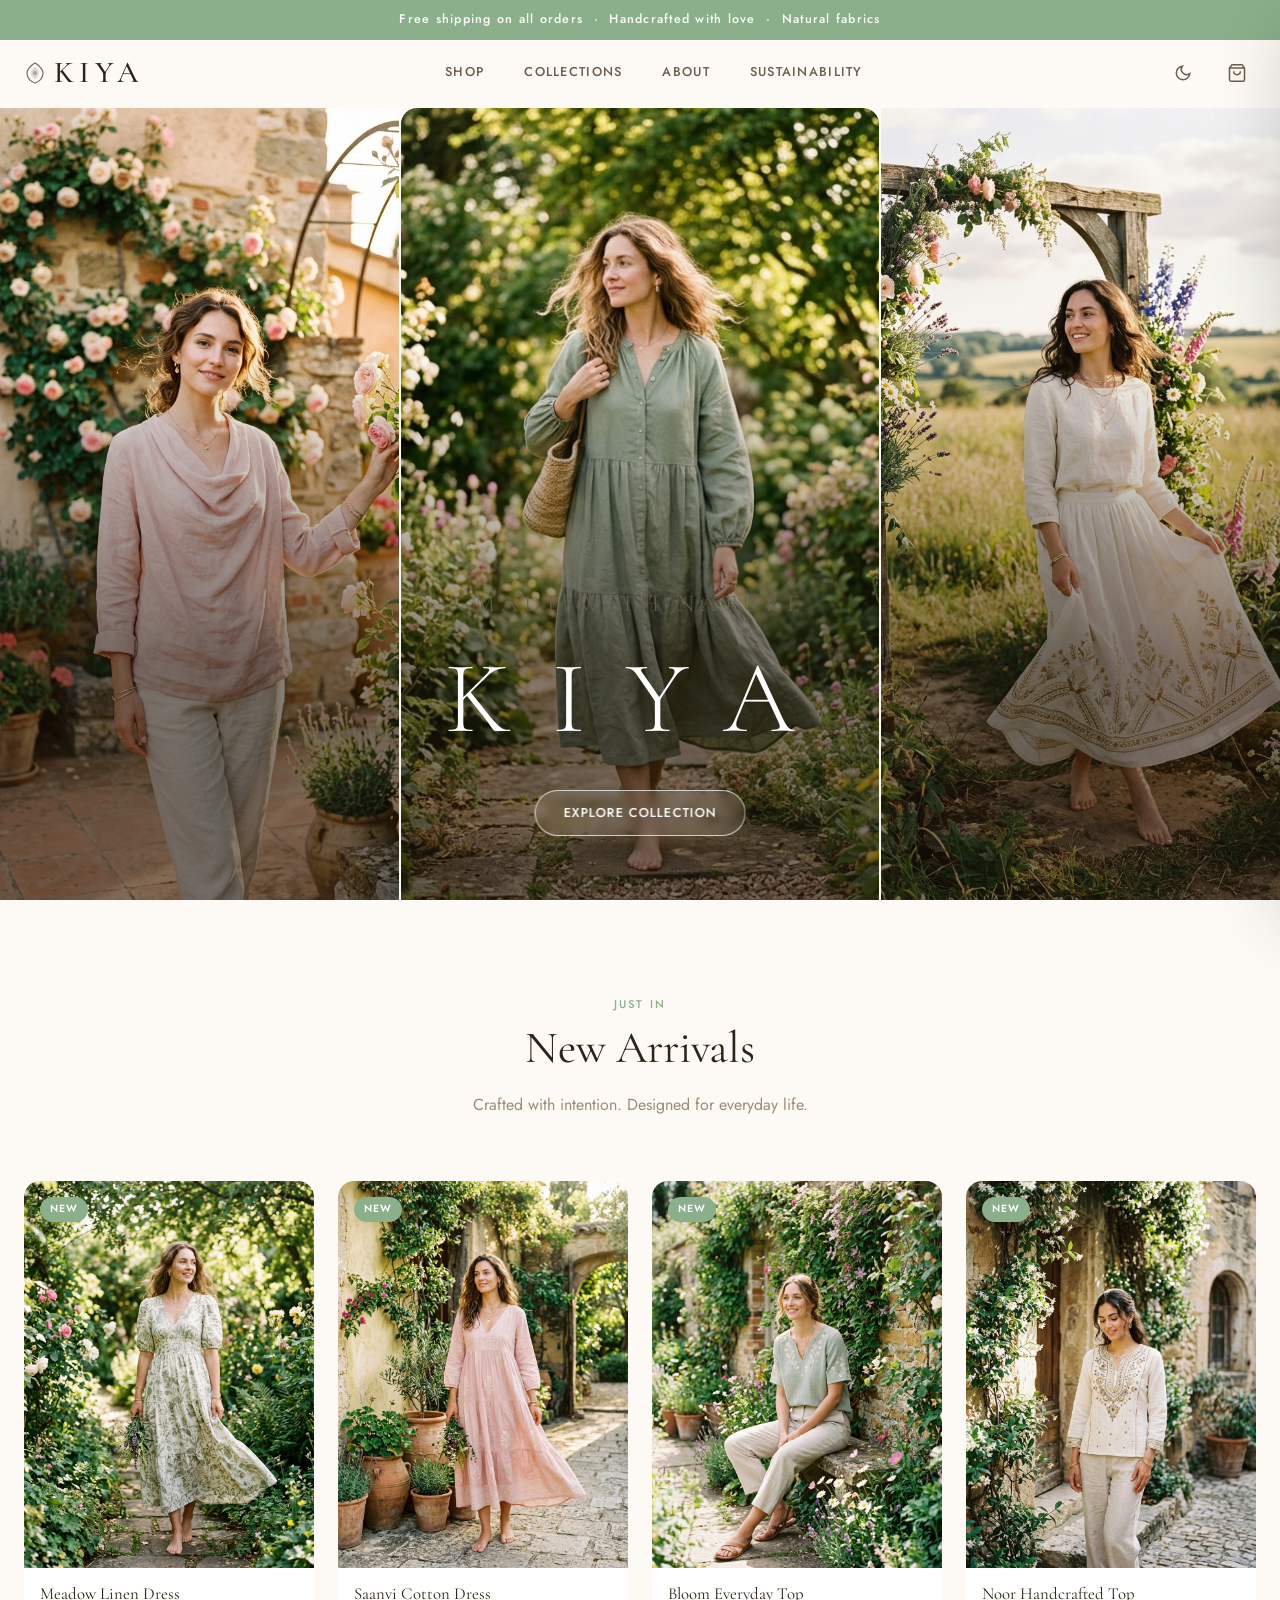
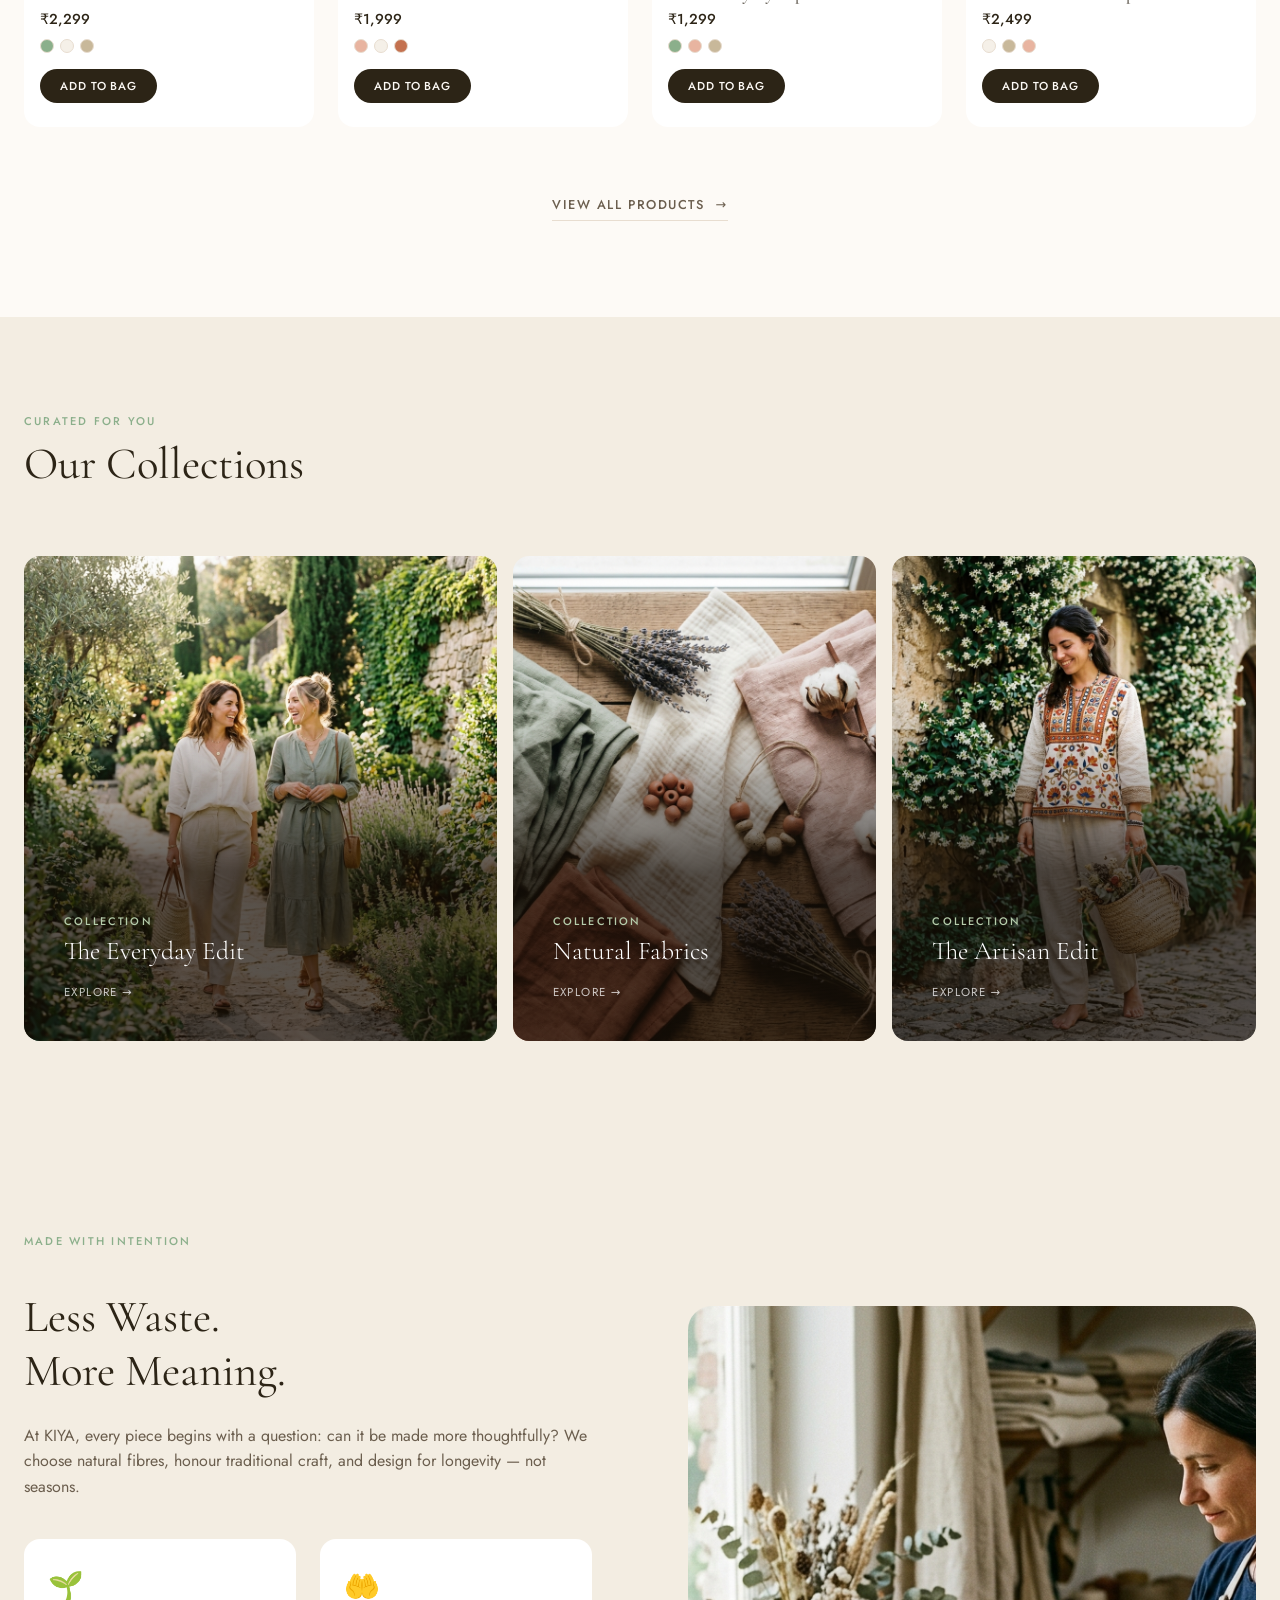
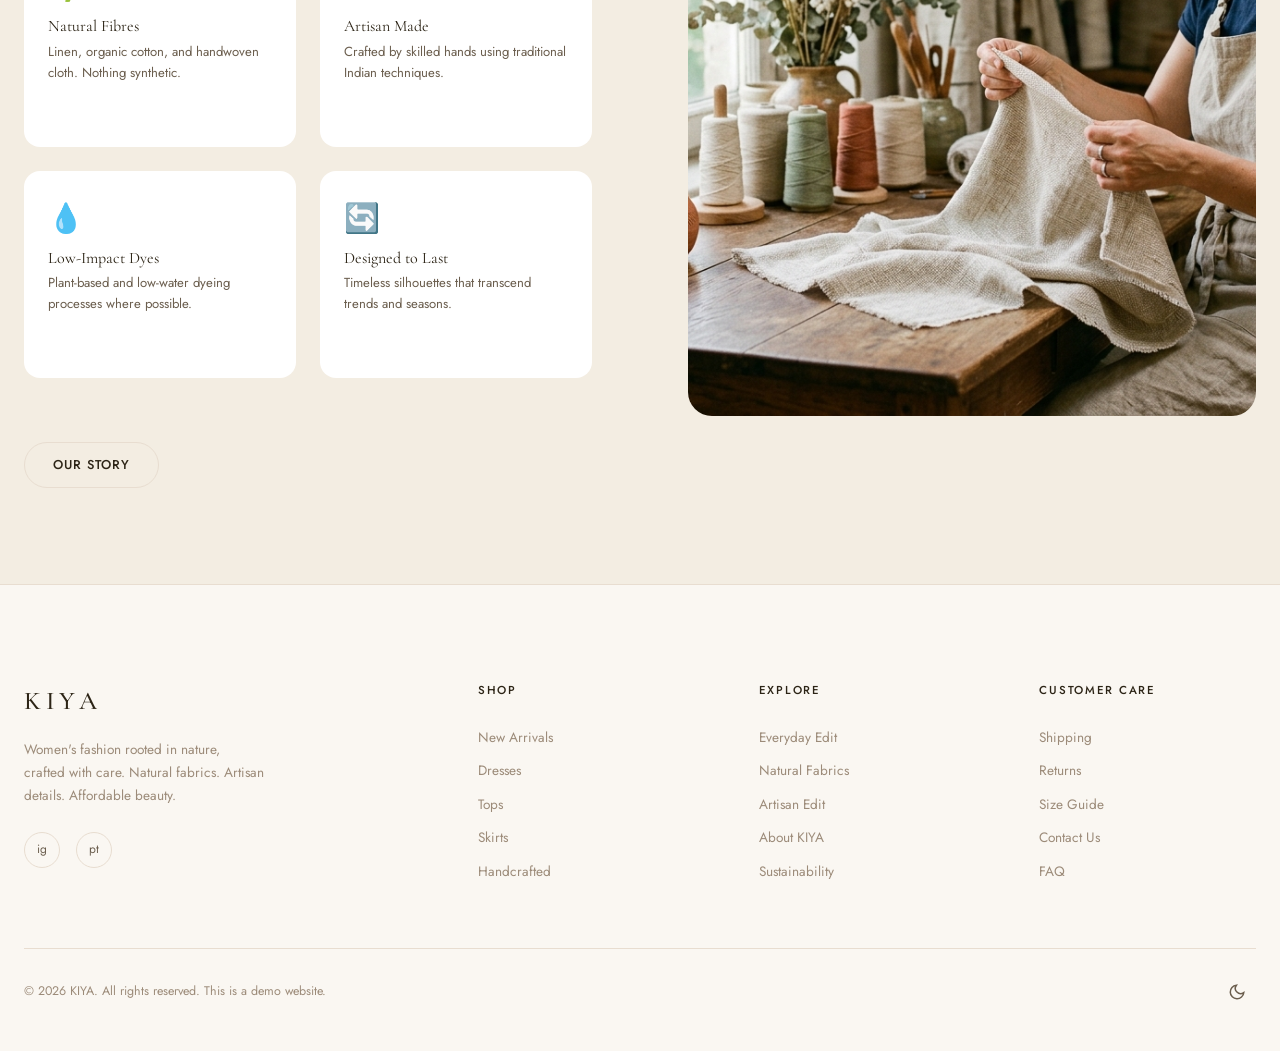
<file: index.html>
<!DOCTYPE html>
<html lang="en">
<head>
  <meta charset="UTF-8">
  <meta name="viewport" content="width=device-width, initial-scale=1.0">
  <title>KIYA — Made With Nature</title>
  <meta name="description" content="KIYA is a women's fashion boutique celebrating natural fabrics, artisan craftsmanship, and sustainable style. Linen, cotton, and handcrafted pieces from ₹999.">
  <link rel="stylesheet" href="css/style.css">
  <link rel="icon" href="data:image/svg+xml,<svg xmlns='http://www.w3.org/2000/svg' viewBox='0 0 100 100'><text y='.9em' font-size='90'>🌿</text></svg>">
</head>
<body>

<!-- Announcement Bar -->
<div class="announcement-bar">
  Free shipping on all orders &nbsp;·&nbsp; Handcrafted with love &nbsp;·&nbsp; Natural fabrics
</div>

<!-- Header -->
<header class="site-header">
  <div class="container header-inner">

    <a href="index.html" class="logo" aria-label="KIYA Home">
      <svg class="logo-motif" viewBox="0 0 22 22" fill="none" xmlns="http://www.w3.org/2000/svg" aria-hidden="true">
        <path d="M11 1C11 1 3 5.5 3 11C3 16.5 7 20 11 21C15 20 19 16.5 19 11C19 5.5 11 1 11 1Z" stroke="currentColor" stroke-width="1.2" fill="none"/>
        <path d="M11 5C11 5 7 8 7 11C7 14 9 16 11 17C13 16 15 14 15 11C15 8 11 5 11 5Z" fill="currentColor" opacity="0.25"/>
        <circle cx="11" cy="11" r="2" fill="currentColor" opacity="0.5"/>
      </svg>
      KIYA
    </a>

    <nav class="desktop-nav" aria-label="Main navigation">
      <a href="shop.html">Shop</a>
      <a href="shop.html?collection=everyday">Collections</a>
      <a href="about.html">About</a>
      <a href="about.html#sustainability">Sustainability</a>
    </nav>

    <div class="header-actions">
      <button class="icon-btn theme-toggle" aria-label="Toggle dark mode"></button>
      <a href="cart.html" class="icon-btn cart-btn" aria-label="Your bag">
        <svg viewBox="0 0 24 24" width="20" height="20" fill="none" stroke="currentColor" stroke-width="1.8">
          <path d="M6 2L3 6v14a2 2 0 002 2h14a2 2 0 002-2V6l-3-4z"/>
          <line x1="3" y1="6" x2="21" y2="6"/>
          <path d="M16 10a4 4 0 01-8 0"/>
        </svg>
        <span class="cart-badge" style="display:none">0</span>
      </a>
      <button class="icon-btn burger-btn" aria-label="Open menu" aria-expanded="false">
        <svg viewBox="0 0 24 24" width="20" height="20" fill="none" stroke="currentColor" stroke-width="2">
          <line x1="3" y1="6" x2="21" y2="6"/>
          <line x1="3" y1="12" x2="21" y2="12"/>
          <line x1="3" y1="18" x2="21" y2="18"/>
        </svg>
      </button>
    </div>

  </div>
</header>

<!-- Mobile Nav -->
<nav id="mobile-nav" aria-label="Mobile navigation">
  <div class="mobile-nav-header">
    <a href="index.html" class="logo">KIYA</a>
    <button class="mobile-nav-close" aria-label="Close menu">&times;</button>
  </div>
  <div class="mobile-nav-links">
    <a href="shop.html">Shop</a>
    <a href="shop.html">Collections</a>
    <a href="about.html">About</a>
    <a href="about.html#sustainability">Sustainability</a>
    <a href="cart.html">Your Bag</a>
  </div>
  <div class="mobile-nav-footer">
    <button class="icon-btn theme-toggle" aria-label="Toggle dark mode"></button>
  </div>
</nav>

<!-- Cart Drawer -->
<div id="drawer-overlay"></div>
<div id="cart-drawer" role="dialog" aria-label="Your shopping bag">
  <div class="cart-drawer-header">
    <h2 class="cart-drawer-title">Your Bag</h2>
    <button class="cart-drawer-close" aria-label="Close cart">&times;</button>
  </div>
  <div class="cart-drawer-body"></div>
  <div class="cart-drawer-footer">
    <div class="cart-total-row">
      <span class="cart-total-label">Subtotal</span>
      <span class="cart-total-amount">₹0</span>
    </div>
    <p style="font-size:0.75rem;color:var(--text-light);margin-bottom:12px;">Shipping calculated at checkout</p>
    <div class="cart-actions">
      <a href="cart.html" class="btn btn-primary" onclick="closeCartDrawer()">View Bag & Checkout</a>
      <button class="btn btn-outline" onclick="closeCartDrawer()">Continue Shopping</button>
    </div>
  </div>
</div>

<!-- ═══════════════ HERO ═══════════════ -->
<section class="hero-section" id="hero-section" aria-label="Hero">

  <div class="hero-panel">
    <img src="images/hero/hero-2.jpg" alt="Model in blush linen top in garden courtyard" loading="eager">
    <div class="hero-panel-overlay"></div>
  </div>

  <div class="hero-panel">
    <img src="images/hero/hero-1.jpg" alt="Model in sage green linen dress in sunlit garden" loading="eager">
    <div class="hero-panel-overlay"></div>
    <div class="hero-center-content">
      <p class="hero-tagline">Made With Nature</p>
      <h1 class="hero-brand">KIYA</h1>
      <a href="shop.html" class="btn btn-outline-light">Explore Collection</a>
    </div>
  </div>

  <div class="hero-panel">
    <img src="images/hero/hero-3.jpg" alt="Model in embroidered ivory skirt in wildflower meadow" loading="eager">
    <div class="hero-panel-overlay"></div>
  </div>

</section>

<!-- ═══════════════ NEW ARRIVALS ═══════════════ -->
<section class="section">
  <div class="container">
    <div class="section-header text-center reveal">
      <p class="section-eyebrow">Just In</p>
      <h2 class="section-title">New Arrivals</h2>
      <p class="section-subtitle">Crafted with intention. Designed for everyday life.</p>
    </div>
    <div class="products-grid" id="new-arrivals-grid">
      <!-- Populated by app.js -->
    </div>
    <div class="view-all-wrap">
      <a href="shop.html" class="view-all-link">View All Products &nbsp;→</a>
    </div>
  </div>
</section>

<!-- ═══════════════ COLLECTIONS ═══════════════ -->
<section class="section section-alt" style="background:var(--bg-alt);transition:background var(--t-slow) var(--ease);">
  <div class="container">
    <div class="section-header reveal">
      <p class="section-eyebrow">Curated For You</p>
      <h2 class="section-title">Our Collections</h2>
    </div>
    <div class="collections-grid">

      <div class="collection-card reveal" onclick="window.location='shop.html?collection=everyday'">
        <img src="images/collection-everyday.jpg" alt="The Everyday Edit — women in natural linen outfits" loading="lazy">
        <div class="collection-card-overlay">
          <p class="collection-card-label">Collection</p>
          <h3 class="collection-card-name">The Everyday Edit</h3>
          <span class="collection-card-link">Explore →</span>
        </div>
      </div>

      <div class="collection-card reveal" style="transition-delay:.1s" onclick="window.location='shop.html?collection=natural'">
        <img src="images/collection-natural.jpg" alt="Natural Fabrics — linen and cotton textiles" loading="lazy">
        <div class="collection-card-overlay">
          <p class="collection-card-label">Collection</p>
          <h3 class="collection-card-name">Natural Fabrics</h3>
          <span class="collection-card-link">Explore →</span>
        </div>
      </div>

      <div class="collection-card reveal" style="transition-delay:.2s" onclick="window.location='shop.html?collection=artisan'">
        <img src="images/collection-artisan.jpg" alt="The Artisan Edit — handcrafted embroidered pieces" loading="lazy">
        <div class="collection-card-overlay">
          <p class="collection-card-label">Collection</p>
          <h3 class="collection-card-name">The Artisan Edit</h3>
          <span class="collection-card-link">Explore →</span>
        </div>
      </div>

    </div>
  </div>
</section>

<!-- ═══════════════ SUSTAINABILITY ═══════════════ -->
<section class="section sustainability-section" id="sustainability">
  <div class="container">
    <div class="sustainability-inner">
      <div class="sustainability-content reveal">
        <p class="section-eyebrow">Made With Intention</p>
        <h2 class="section-title">Less Waste.<br>More Meaning.</h2>
        <p>At KIYA, every piece begins with a question: can it be made more thoughtfully? We choose natural fibres, honour traditional craft, and design for longevity — not seasons.</p>
        <div class="sustain-pillars">
          <div class="sustain-pillar">
            <div class="sustain-pillar-icon">🌱</div>
            <h4>Natural Fibres</h4>
            <p>Linen, organic cotton, and handwoven cloth. Nothing synthetic.</p>
          </div>
          <div class="sustain-pillar">
            <div class="sustain-pillar-icon">🤲</div>
            <h4>Artisan Made</h4>
            <p>Crafted by skilled hands using traditional Indian techniques.</p>
          </div>
          <div class="sustain-pillar">
            <div class="sustain-pillar-icon">💧</div>
            <h4>Low-Impact Dyes</h4>
            <p>Plant-based and low-water dyeing processes where possible.</p>
          </div>
          <div class="sustain-pillar">
            <div class="sustain-pillar-icon">🔄</div>
            <h4>Designed to Last</h4>
            <p>Timeless silhouettes that transcend trends and seasons.</p>
          </div>
        </div>
        <div style="margin-top:var(--space-2xl)">
          <a href="about.html#sustainability" class="btn btn-outline">Our Story</a>
        </div>
      </div>
      <div class="sustainability-image reveal" style="transition-delay:.15s">
        <img src="images/about.jpg" alt="Artisan examining handwoven linen fabric">
      </div>
    </div>
  </div>
</section>

<!-- ═══════════════ FOOTER ═══════════════ -->
<footer class="site-footer">
  <div class="container">
    <div class="footer-grid">

      <div class="footer-brand">
        <a href="index.html" class="logo">KIYA</a>
        <p class="footer-tagline">Women's fashion rooted in nature, crafted with care. Natural fabrics. Artisan details. Affordable beauty.</p>
        <div class="footer-social">
          <a href="#" class="social-link" aria-label="Instagram">ig</a>
          <a href="#" class="social-link" aria-label="Pinterest">pt</a>
        </div>
      </div>

      <div class="footer-col">
        <h5>Shop</h5>
        <ul>
          <li><a href="shop.html">New Arrivals</a></li>
          <li><a href="shop.html?category=Dresses">Dresses</a></li>
          <li><a href="shop.html?category=Tops">Tops</a></li>
          <li><a href="shop.html?category=Skirts">Skirts</a></li>
          <li><a href="shop.html?category=Handcrafted">Handcrafted</a></li>
        </ul>
      </div>

      <div class="footer-col">
        <h5>Explore</h5>
        <ul>
          <li><a href="shop.html?collection=everyday">Everyday Edit</a></li>
          <li><a href="shop.html?collection=natural">Natural Fabrics</a></li>
          <li><a href="shop.html?collection=artisan">Artisan Edit</a></li>
          <li><a href="about.html">About KIYA</a></li>
          <li><a href="about.html#sustainability">Sustainability</a></li>
        </ul>
      </div>

      <div class="footer-col">
        <h5>Customer Care</h5>
        <ul>
          <li><a href="#">Shipping</a></li>
          <li><a href="#">Returns</a></li>
          <li><a href="#">Size Guide</a></li>
          <li><a href="#">Contact Us</a></li>
          <li><a href="#">FAQ</a></li>
        </ul>
      </div>

    </div>

    <div class="footer-bottom">
      <p class="footer-copy">© 2026 KIYA. All rights reserved. This is a demo website.</p>
      <div class="flex gap-md">
        <button class="icon-btn theme-toggle" aria-label="Toggle dark mode"></button>
      </div>
    </div>
  </div>
</footer>

<!-- Scripts -->
<script src="js/products.js"></script>
<script src="js/cart.js"></script>
<script src="js/app.js"></script>

</body>
</html>
</file>
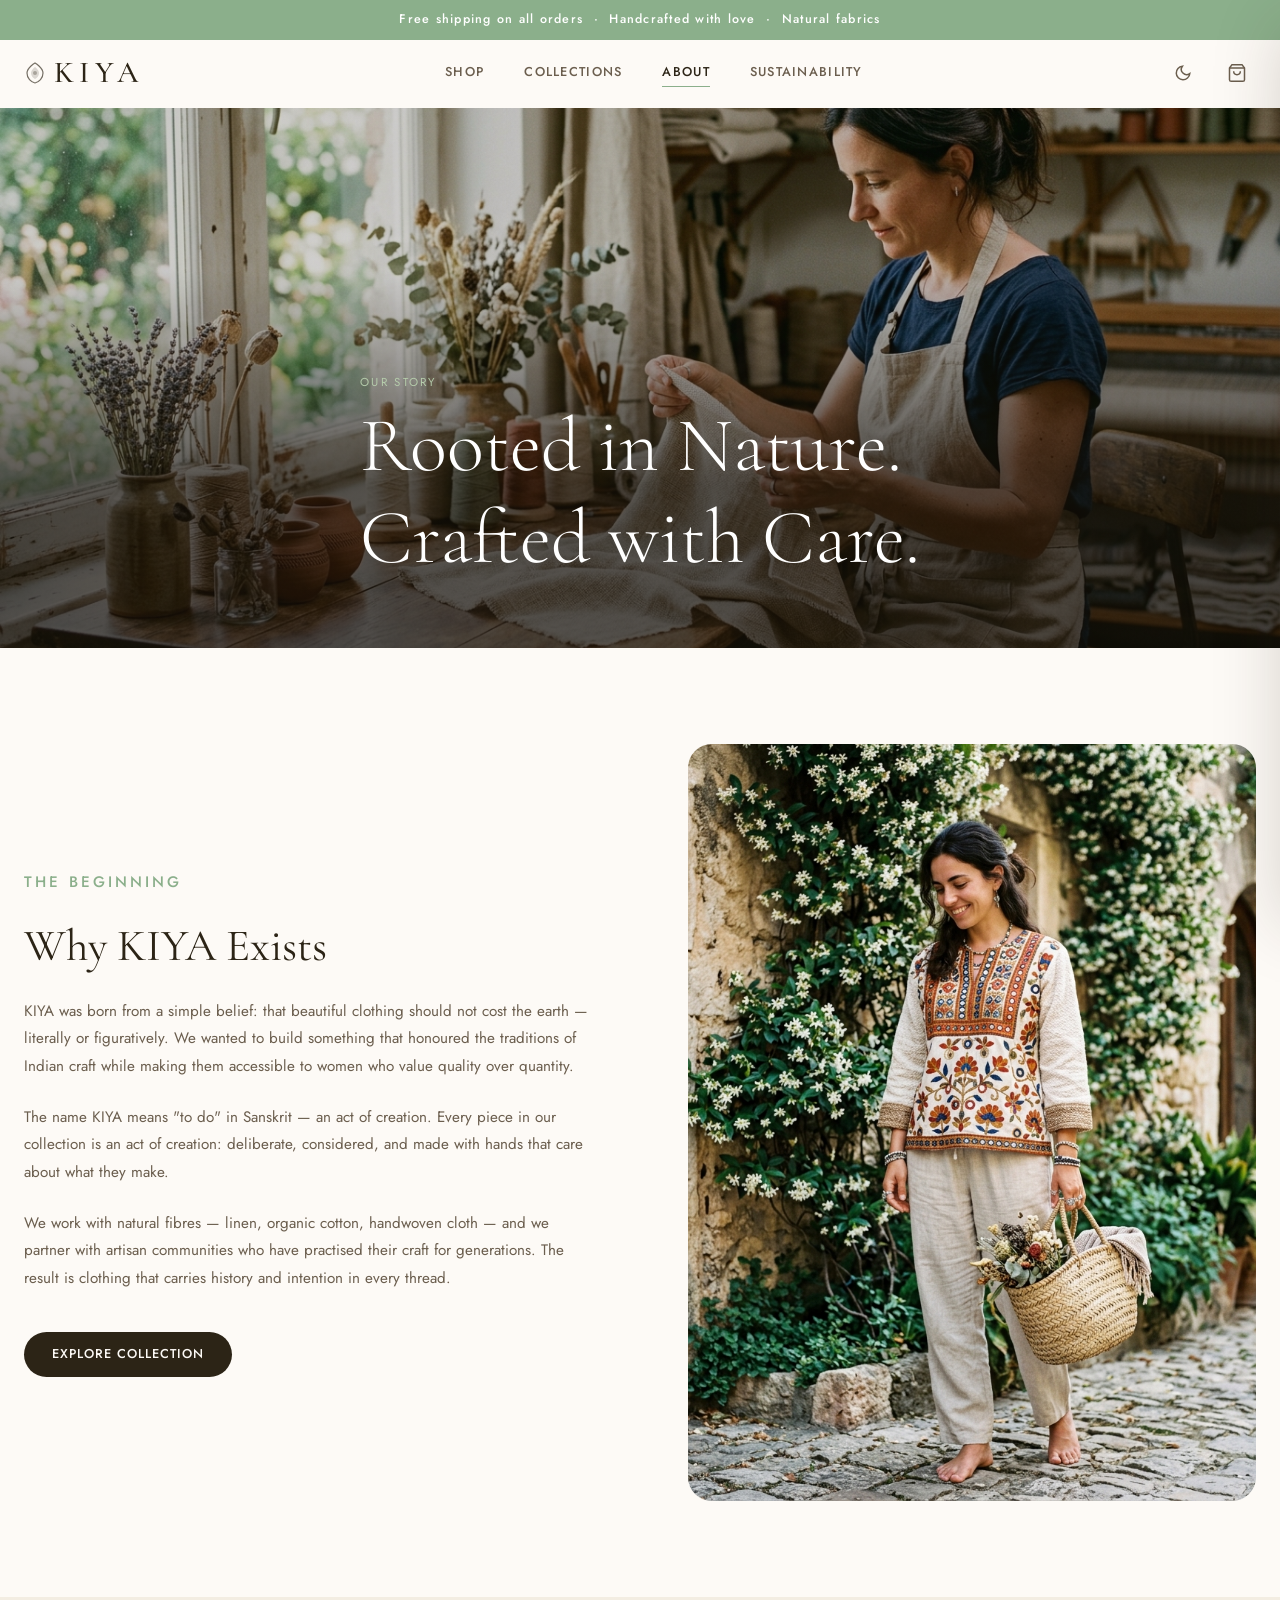
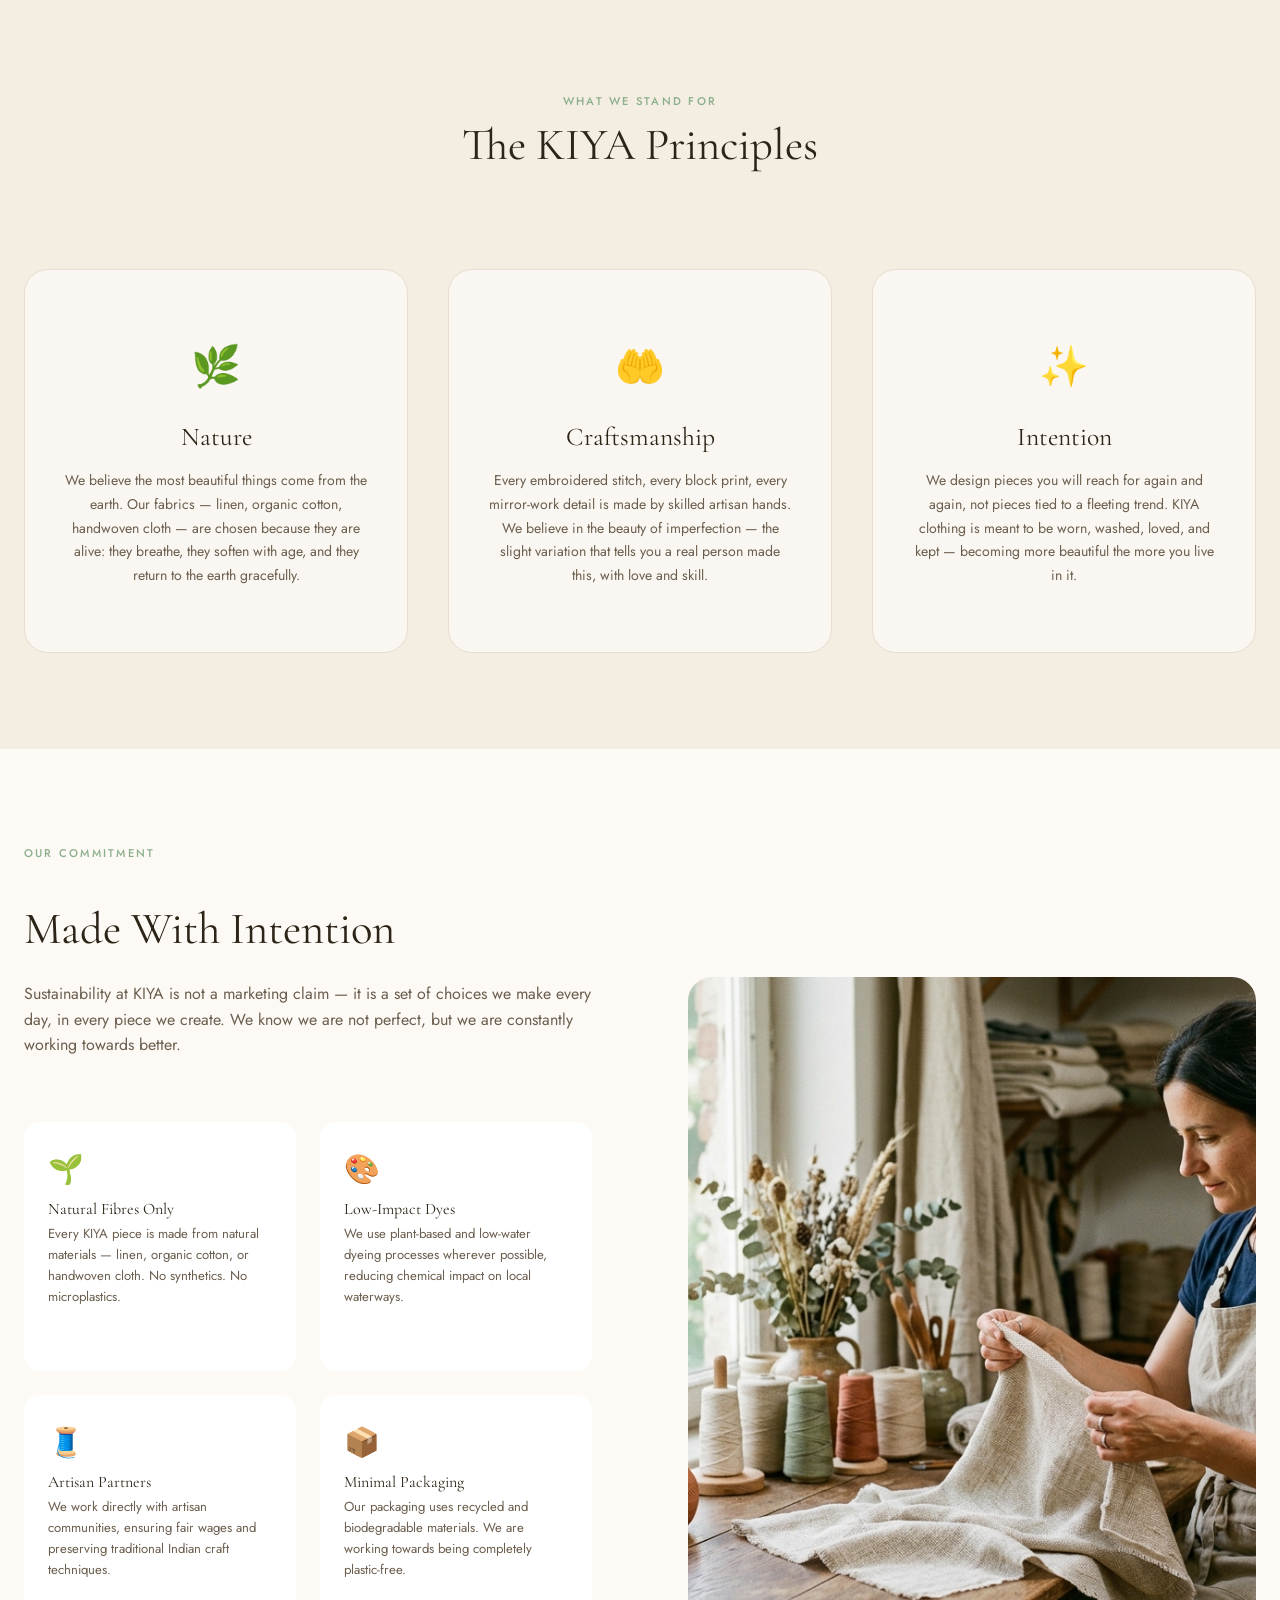
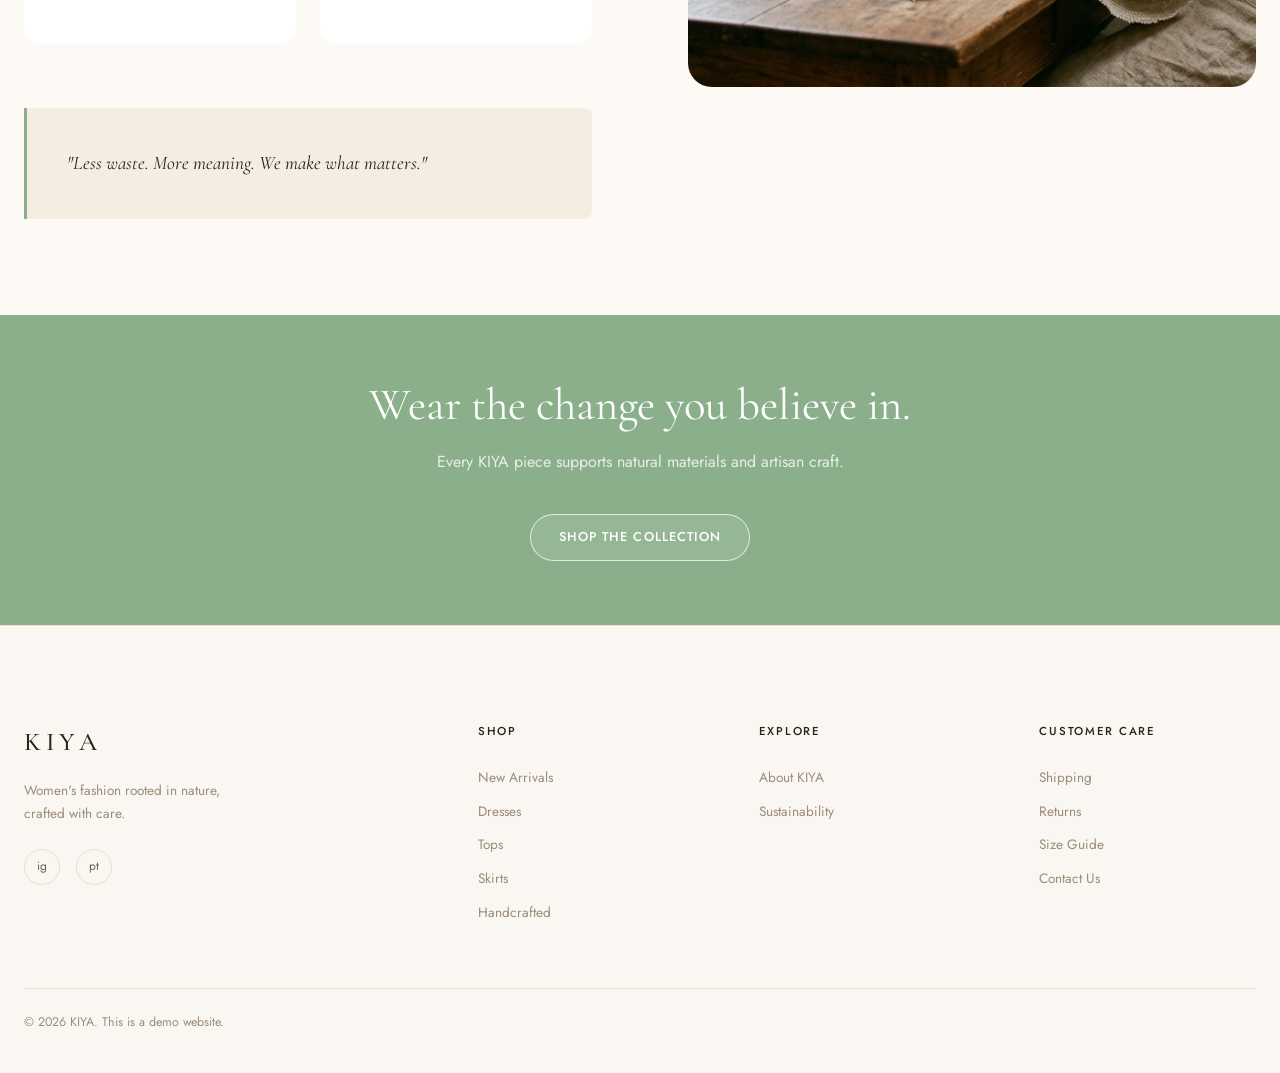
<file: about.html>
<!DOCTYPE html>
<html lang="en">
<head>
  <meta charset="UTF-8">
  <meta name="viewport" content="width=device-width, initial-scale=1.0">
  <title>About — KIYA</title>
  <meta name="description" content="The story of KIYA — a women's fashion brand rooted in nature, artisan craftsmanship, and sustainable design.">
  <link rel="stylesheet" href="css/style.css">
  <link rel="icon" href="data:image/svg+xml,<svg xmlns='http://www.w3.org/2000/svg' viewBox='0 0 100 100'><text y='.9em' font-size='90'>🌿</text></svg>">
</head>
<body>

<!-- Announcement Bar -->
<div class="announcement-bar">
  Free shipping on all orders &nbsp;·&nbsp; Handcrafted with love &nbsp;·&nbsp; Natural fabrics
</div>

<!-- Header -->
<header class="site-header">
  <div class="container header-inner">
    <a href="index.html" class="logo" aria-label="KIYA Home">
      <svg class="logo-motif" viewBox="0 0 22 22" fill="none" xmlns="http://www.w3.org/2000/svg" aria-hidden="true">
        <path d="M11 1C11 1 3 5.5 3 11C3 16.5 7 20 11 21C15 20 19 16.5 19 11C19 5.5 11 1 11 1Z" stroke="currentColor" stroke-width="1.2" fill="none"/>
        <path d="M11 5C11 5 7 8 7 11C7 14 9 16 11 17C13 16 15 14 15 11C15 8 11 5 11 5Z" fill="currentColor" opacity="0.25"/>
        <circle cx="11" cy="11" r="2" fill="currentColor" opacity="0.5"/>
      </svg>
      KIYA
    </a>
    <nav class="desktop-nav" aria-label="Main navigation">
      <a href="shop.html">Shop</a>
      <a href="shop.html">Collections</a>
      <a href="about.html" class="active">About</a>
      <a href="about.html#sustainability">Sustainability</a>
    </nav>
    <div class="header-actions">
      <button class="icon-btn theme-toggle" aria-label="Toggle dark mode"></button>
      <button class="icon-btn cart-btn" aria-label="Your bag">
        <svg viewBox="0 0 24 24" width="20" height="20" fill="none" stroke="currentColor" stroke-width="1.8">
          <path d="M6 2L3 6v14a2 2 0 002 2h14a2 2 0 002-2V6l-3-4z"/>
          <line x1="3" y1="6" x2="21" y2="6"/>
          <path d="M16 10a4 4 0 01-8 0"/>
        </svg>
        <span class="cart-badge" style="display:none">0</span>
      </button>
      <button class="icon-btn burger-btn" aria-label="Open menu">
        <svg viewBox="0 0 24 24" width="20" height="20" fill="none" stroke="currentColor" stroke-width="2">
          <line x1="3" y1="6" x2="21" y2="6"/>
          <line x1="3" y1="12" x2="21" y2="12"/>
          <line x1="3" y1="18" x2="21" y2="18"/>
        </svg>
      </button>
    </div>
  </div>
</header>

<!-- Mobile Nav -->
<nav id="mobile-nav">
  <div class="mobile-nav-header">
    <a href="index.html" class="logo">KIYA</a>
    <button class="mobile-nav-close">&times;</button>
  </div>
  <div class="mobile-nav-links">
    <a href="shop.html">Shop</a>
    <a href="shop.html">Collections</a>
    <a href="about.html">About</a>
    <a href="about.html#sustainability">Sustainability</a>
    <a href="cart.html">Your Bag</a>
  </div>
  <div class="mobile-nav-footer">
    <button class="icon-btn theme-toggle"></button>
  </div>
</nav>

<!-- Cart Drawer -->
<div id="drawer-overlay"></div>
<div id="cart-drawer" role="dialog" aria-label="Your shopping bag">
  <div class="cart-drawer-header">
    <h2 class="cart-drawer-title">Your Bag</h2>
    <button class="cart-drawer-close">&times;</button>
  </div>
  <div class="cart-drawer-body"></div>
  <div class="cart-drawer-footer">
    <div class="cart-total-row">
      <span class="cart-total-label">Subtotal</span>
      <span class="cart-total-amount">₹0</span>
    </div>
    <p style="font-size:0.75rem;color:var(--text-light);margin-bottom:12px;">Shipping calculated at checkout</p>
    <div class="cart-actions">
      <a href="cart.html" class="btn btn-primary" onclick="closeCartDrawer()">View Bag & Checkout</a>
      <button class="btn btn-outline" onclick="closeCartDrawer()">Continue Shopping</button>
    </div>
  </div>
</div>

<!-- ═══════════════ ABOUT HERO ═══════════════ -->
<section class="about-hero">
  <img src="images/about.jpg" alt="Artisan examining handwoven linen fabric at a wooden worktable" loading="eager">
  <div class="about-hero-overlay">
    <div class="container">
      <div class="about-hero-content">
        <p class="about-hero-eyebrow">Our Story</p>
        <h1 class="about-hero-title">Rooted in Nature.<br>Crafted with Care.</h1>
      </div>
    </div>
  </div>
</section>

<!-- ═══════════════ BRAND STORY ═══════════════ -->
<section class="section">
  <div class="container">
    <div class="about-story">
      <div class="about-story-text reveal">
        <p class="section-eyebrow">The Beginning</p>
        <h2 class="section-title">Why KIYA Exists</h2>
        <p>KIYA was born from a simple belief: that beautiful clothing should not cost the earth — literally or figuratively. We wanted to build something that honoured the traditions of Indian craft while making them accessible to women who value quality over quantity.</p>
        <p>The name KIYA means "to do" in Sanskrit — an act of creation. Every piece in our collection is an act of creation: deliberate, considered, and made with hands that care about what they make.</p>
        <p>We work with natural fibres — linen, organic cotton, handwoven cloth — and we partner with artisan communities who have practised their craft for generations. The result is clothing that carries history and intention in every thread.</p>
        <div style="margin-top:var(--space-xl)">
          <a href="shop.html" class="btn btn-primary">Explore Collection</a>
        </div>
      </div>
      <div class="reveal" style="transition-delay:.15s">
        <img src="images/collection-artisan.jpg" alt="Woman in handcrafted embroidered KIYA top" style="border-radius:var(--radius-xl);width:100%;object-fit:cover;aspect-ratio:3/4;">
      </div>
    </div>
  </div>
</section>

<!-- ═══════════════ PILLARS ═══════════════ -->
<section class="section" style="background:var(--bg-alt);transition:background var(--t-slow) var(--ease)">
  <div class="container">
    <div class="section-header text-center reveal">
      <p class="section-eyebrow">What We Stand For</p>
      <h2 class="section-title">The KIYA Principles</h2>
    </div>
    <div class="about-pillars">

      <div class="about-pillar reveal">
        <div class="about-pillar-icon">🌿</div>
        <h3>Nature</h3>
        <p>We believe the most beautiful things come from the earth. Our fabrics — linen, organic cotton, handwoven cloth — are chosen because they are alive: they breathe, they soften with age, and they return to the earth gracefully.</p>
      </div>

      <div class="about-pillar reveal" style="transition-delay:.1s">
        <div class="about-pillar-icon">🤲</div>
        <h3>Craftsmanship</h3>
        <p>Every embroidered stitch, every block print, every mirror-work detail is made by skilled artisan hands. We believe in the beauty of imperfection — the slight variation that tells you a real person made this, with love and skill.</p>
      </div>

      <div class="about-pillar reveal" style="transition-delay:.2s">
        <div class="about-pillar-icon">✨</div>
        <h3>Intention</h3>
        <p>We design pieces you will reach for again and again, not pieces tied to a fleeting trend. KIYA clothing is meant to be worn, washed, loved, and kept — becoming more beautiful the more you live in it.</p>
      </div>

    </div>
  </div>
</section>

<!-- ═══════════════ SUSTAINABILITY ═══════════════ -->
<section class="section" id="sustainability">
  <div class="container">
    <div class="sustainability-inner">
      <div class="sustainability-content reveal">
        <p class="section-eyebrow">Our Commitment</p>
        <h2 class="section-title">Made With Intention</h2>
        <p>Sustainability at KIYA is not a marketing claim — it is a set of choices we make every day, in every piece we create. We know we are not perfect, but we are constantly working towards better.</p>

        <div class="sustain-pillars" style="margin-top:var(--space-2xl)">
          <div class="sustain-pillar">
            <div class="sustain-pillar-icon">🌱</div>
            <h4>Natural Fibres Only</h4>
            <p>Every KIYA piece is made from natural materials — linen, organic cotton, or handwoven cloth. No synthetics. No microplastics.</p>
          </div>
          <div class="sustain-pillar">
            <div class="sustain-pillar-icon">🎨</div>
            <h4>Low-Impact Dyes</h4>
            <p>We use plant-based and low-water dyeing processes wherever possible, reducing chemical impact on local waterways.</p>
          </div>
          <div class="sustain-pillar">
            <div class="sustain-pillar-icon">🧵</div>
            <h4>Artisan Partners</h4>
            <p>We work directly with artisan communities, ensuring fair wages and preserving traditional Indian craft techniques.</p>
          </div>
          <div class="sustain-pillar">
            <div class="sustain-pillar-icon">📦</div>
            <h4>Minimal Packaging</h4>
            <p>Our packaging uses recycled and biodegradable materials. We are working towards being completely plastic-free.</p>
          </div>
        </div>

        <blockquote style="margin-top:var(--space-2xl);padding:var(--space-xl);background:var(--bg-alt);border-left:3px solid var(--sage);border-radius:0 var(--radius-md) var(--radius-md) 0;font-family:var(--font-serif);font-size:1.2rem;font-style:italic;color:var(--text);">
          "Less waste. More meaning. We make what matters."
        </blockquote>

      </div>
      <div class="sustainability-image reveal" style="transition-delay:.15s">
        <img src="images/about.jpg" alt="Artisan examining handwoven fabric in a natural light studio">
      </div>
    </div>
  </div>
</section>

<!-- ═══════════════ CTA ═══════════════ -->
<section class="section-sm" style="background:var(--sage);color:#fff;text-align:center;transition:background var(--t-slow) var(--ease)">
  <div class="container">
    <h2 style="font-family:var(--font-serif);font-size:clamp(1.8rem,4vw,2.8rem);color:#fff;margin-bottom:var(--space-md)">Wear the change you believe in.</h2>
    <p style="color:rgba(255,255,255,.8);margin-bottom:var(--space-xl)">Every KIYA piece supports natural materials and artisan craft.</p>
    <a href="shop.html" class="btn btn-outline-light">Shop the Collection</a>
  </div>
</section>

<!-- Footer -->
<footer class="site-footer">
  <div class="container">
    <div class="footer-grid">
      <div class="footer-brand">
        <a href="index.html" class="logo">KIYA</a>
        <p class="footer-tagline">Women's fashion rooted in nature, crafted with care.</p>
        <div class="footer-social">
          <a href="#" class="social-link" aria-label="Instagram">ig</a>
          <a href="#" class="social-link" aria-label="Pinterest">pt</a>
        </div>
      </div>
      <div class="footer-col">
        <h5>Shop</h5>
        <ul>
          <li><a href="shop.html">New Arrivals</a></li>
          <li><a href="shop.html?category=Dresses">Dresses</a></li>
          <li><a href="shop.html?category=Tops">Tops</a></li>
          <li><a href="shop.html?category=Skirts">Skirts</a></li>
          <li><a href="shop.html?category=Handcrafted">Handcrafted</a></li>
        </ul>
      </div>
      <div class="footer-col">
        <h5>Explore</h5>
        <ul>
          <li><a href="about.html">About KIYA</a></li>
          <li><a href="about.html#sustainability">Sustainability</a></li>
        </ul>
      </div>
      <div class="footer-col">
        <h5>Customer Care</h5>
        <ul>
          <li><a href="#">Shipping</a></li>
          <li><a href="#">Returns</a></li>
          <li><a href="#">Size Guide</a></li>
          <li><a href="#">Contact Us</a></li>
        </ul>
      </div>
    </div>
    <div class="footer-bottom">
      <p class="footer-copy">© 2026 KIYA. This is a demo website.</p>
    </div>
  </div>
</footer>

<script src="js/products.js"></script>
<script src="js/cart.js"></script>
<script src="js/app.js"></script>

</body>
</html>
</file>
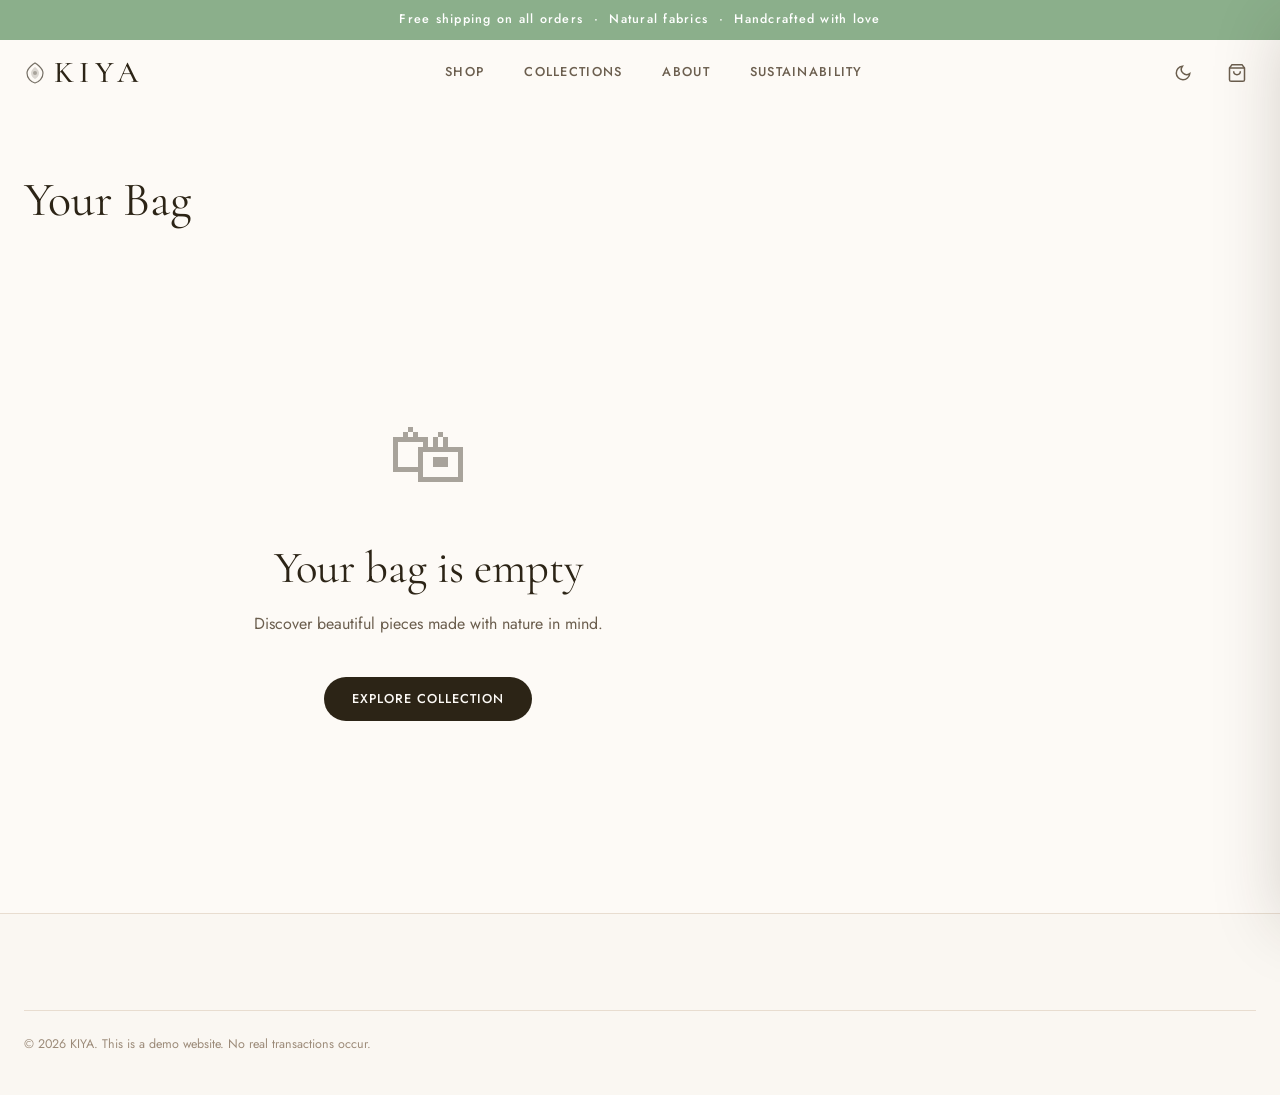
<file: cart.html>
<!DOCTYPE html>
<html lang="en">
<head>
  <meta charset="UTF-8">
  <meta name="viewport" content="width=device-width, initial-scale=1.0">
  <title>Your Bag — KIYA</title>
  <meta name="description" content="View your bag and proceed to checkout. KIYA — Made With Nature.">
  <link rel="stylesheet" href="css/style.css">
  <link rel="icon" href="data:image/svg+xml,<svg xmlns='http://www.w3.org/2000/svg' viewBox='0 0 100 100'><text y='.9em' font-size='90'>🌿</text></svg>">
</head>
<body>

<!-- Announcement Bar -->
<div class="announcement-bar">
  Free shipping on all orders &nbsp;·&nbsp; Natural fabrics &nbsp;·&nbsp; Handcrafted with love
</div>

<!-- Header -->
<header class="site-header">
  <div class="container header-inner">
    <a href="index.html" class="logo" aria-label="KIYA Home">
      <svg class="logo-motif" viewBox="0 0 22 22" fill="none" xmlns="http://www.w3.org/2000/svg" aria-hidden="true">
        <path d="M11 1C11 1 3 5.5 3 11C3 16.5 7 20 11 21C15 20 19 16.5 19 11C19 5.5 11 1 11 1Z" stroke="currentColor" stroke-width="1.2" fill="none"/>
        <path d="M11 5C11 5 7 8 7 11C7 14 9 16 11 17C13 16 15 14 15 11C15 8 11 5 11 5Z" fill="currentColor" opacity="0.25"/>
        <circle cx="11" cy="11" r="2" fill="currentColor" opacity="0.5"/>
      </svg>
      KIYA
    </a>
    <nav class="desktop-nav" aria-label="Main navigation">
      <a href="shop.html">Shop</a>
      <a href="shop.html">Collections</a>
      <a href="about.html">About</a>
      <a href="about.html#sustainability">Sustainability</a>
    </nav>
    <div class="header-actions">
      <button class="icon-btn theme-toggle" aria-label="Toggle dark mode"></button>
      <button class="icon-btn cart-btn" aria-label="Your bag">
        <svg viewBox="0 0 24 24" width="20" height="20" fill="none" stroke="currentColor" stroke-width="1.8">
          <path d="M6 2L3 6v14a2 2 0 002 2h14a2 2 0 002-2V6l-3-4z"/>
          <line x1="3" y1="6" x2="21" y2="6"/>
          <path d="M16 10a4 4 0 01-8 0"/>
        </svg>
        <span class="cart-badge" style="display:none">0</span>
      </button>
      <button class="icon-btn burger-btn" aria-label="Open menu">
        <svg viewBox="0 0 24 24" width="20" height="20" fill="none" stroke="currentColor" stroke-width="2">
          <line x1="3" y1="6" x2="21" y2="6"/>
          <line x1="3" y1="12" x2="21" y2="12"/>
          <line x1="3" y1="18" x2="21" y2="18"/>
        </svg>
      </button>
    </div>
  </div>
</header>

<!-- Mobile Nav -->
<nav id="mobile-nav">
  <div class="mobile-nav-header">
    <a href="index.html" class="logo">KIYA</a>
    <button class="mobile-nav-close">&times;</button>
  </div>
  <div class="mobile-nav-links">
    <a href="shop.html">Shop</a>
    <a href="shop.html">Collections</a>
    <a href="about.html">About</a>
    <a href="cart.html">Your Bag</a>
  </div>
  <div class="mobile-nav-footer">
    <button class="icon-btn theme-toggle"></button>
  </div>
</nav>

<!-- Cart Drawer (for the cart-btn in header) -->
<div id="drawer-overlay"></div>
<div id="cart-drawer" role="dialog" aria-label="Your shopping bag">
  <div class="cart-drawer-header">
    <h2 class="cart-drawer-title">Your Bag</h2>
    <button class="cart-drawer-close">&times;</button>
  </div>
  <div class="cart-drawer-body"></div>
  <div class="cart-drawer-footer">
    <div class="cart-total-row">
      <span class="cart-total-label">Subtotal</span>
      <span class="cart-total-amount">₹0</span>
    </div>
    <div class="cart-actions">
      <a href="cart.html" class="btn btn-primary" onclick="closeCartDrawer()">View Bag & Checkout</a>
    </div>
  </div>
</div>

<!-- ═══════════════ CART PAGE ═══════════════ -->
<div id="cart-page" class="container">
  <div class="cart-page-layout">

    <!-- Cart Items -->
    <div>
      <h1 class="cart-page-title">Your Bag</h1>
      <div id="cart-items-container">
        <!-- Populated by app.js -->
      </div>
    </div>

    <!-- Order Summary -->
    <div id="cart-summary" style="display:none">
      <div class="cart-summary-card">
        <h2 class="cart-summary-title">Order Summary</h2>
        <div class="summary-row">
          <span>Subtotal</span>
          <span id="cart-page-total">₹0</span>
        </div>
        <div class="summary-row">
          <span>Shipping</span>
          <span style="color:var(--sage)">Free</span>
        </div>
        <div class="summary-row">
          <span>Taxes</span>
          <span>Included</span>
        </div>
        <div class="summary-row total">
          <span>Total</span>
          <span id="cart-page-total-2">₹0</span>
        </div>
        <div style="margin-top:var(--space-xl)">
          <button class="btn btn-primary btn-full" onclick="showCheckout()">Proceed to Checkout</button>
        </div>
        <div style="margin-top:var(--space-md)">
          <a href="shop.html" class="btn btn-outline btn-full">Continue Shopping</a>
        </div>
        <div style="margin-top:var(--space-xl);text-align:center">
          <p style="font-size:0.75rem;color:var(--text-light)">🔒 Secure demo checkout · No real payments</p>
          <div style="display:flex;justify-content:center;gap:var(--space-md);margin-top:var(--space-md);font-size:0.75rem;color:var(--text-light)">
            <span>🌿 Natural fabrics</span>
            <span>✦ Artisan made</span>
            <span>📦 Free shipping</span>
          </div>
        </div>
      </div>
    </div>

  </div>
</div>

<!-- ═══════════════ CHECKOUT SECTION ═══════════════ -->
<div class="container checkout-section" id="checkout-section" style="display:none">

  <!-- Step Indicators -->
  <div class="checkout-steps">
    <div class="step-indicator active" data-step="1">
      <span class="step-num">1</span>
      <span>Information</span>
    </div>
    <span class="step-sep">›</span>
    <div class="step-indicator" data-step="2">
      <span class="step-num">2</span>
      <span>Delivery</span>
    </div>
    <span class="step-sep">›</span>
    <div class="step-indicator" data-step="3">
      <span class="step-num">3</span>
      <span>Review</span>
    </div>
    <span class="step-sep">›</span>
    <div class="step-indicator" data-step="4">
      <span class="step-num">4</span>
      <span>Confirm</span>
    </div>
  </div>

  <div class="checkout-layout">

    <!-- Left: Steps -->
    <div>

      <!-- Step 1: Customer Info -->
      <div class="checkout-step active" id="step-1">
        <div class="checkout-card">
          <h3>Contact Information</h3>
          <div class="form-grid">
            <div class="form-group form-full">
              <label class="form-label" for="email">Email Address</label>
              <input type="email" id="email" class="form-input" placeholder="your@email.com">
            </div>
            <div class="form-group">
              <label class="form-label" for="fname">First Name</label>
              <input type="text" id="fname" class="form-input" placeholder="Priya">
            </div>
            <div class="form-group">
              <label class="form-label" for="lname">Last Name</label>
              <input type="text" id="lname" class="form-input" placeholder="Sharma">
            </div>
            <div class="form-group form-full">
              <label class="form-label" for="phone">Phone Number</label>
              <input type="tel" id="phone" class="form-input" placeholder="+91 9876 543 210">
            </div>
          </div>
        </div>
        <div class="checkout-nav">
          <button class="btn btn-primary" onclick="checkoutNext()">Continue to Delivery →</button>
          <button class="btn btn-outline" onclick="hideCheckout()">← Back to Bag</button>
        </div>
      </div>

      <!-- Step 2: Delivery -->
      <div class="checkout-step" id="step-2">
        <div class="checkout-card">
          <h3>Delivery Address</h3>
          <div class="form-grid">
            <div class="form-group form-full">
              <label class="form-label" for="address">Street Address</label>
              <input type="text" id="address" class="form-input" placeholder="House / Flat No., Street Name">
            </div>
            <div class="form-group form-full">
              <label class="form-label" for="address2">Apartment, Suite (optional)</label>
              <input type="text" id="address2" class="form-input" placeholder="Apartment, Building, Colony">
            </div>
            <div class="form-group">
              <label class="form-label" for="city">City</label>
              <input type="text" id="city" class="form-input" placeholder="Mumbai">
            </div>
            <div class="form-group">
              <label class="form-label" for="state">State</label>
              <input type="text" id="state" class="form-input" placeholder="Maharashtra">
            </div>
            <div class="form-group">
              <label class="form-label" for="pin">PIN Code</label>
              <input type="text" id="pin" class="form-input" placeholder="400 001">
            </div>
          </div>
        </div>
        <div class="checkout-card" style="margin-top:0">
          <h3>Delivery Method</h3>
          <div style="display:flex;flex-direction:column;gap:var(--space-sm)">
            <label style="display:flex;align-items:center;gap:var(--space-md);padding:var(--space-md);border:1.5px solid var(--sage);border-radius:var(--radius-md);cursor:pointer;background:var(--bg-alt)">
              <input type="radio" name="delivery" checked style="accent-color:var(--sage)">
              <div>
                <p style="font-weight:500;color:var(--text);font-size:0.9rem">Standard Delivery</p>
                <p style="font-size:0.78rem;color:var(--text-light)">5–7 business days</p>
              </div>
              <span style="margin-left:auto;color:var(--sage);font-weight:600">Free</span>
            </label>
            <label style="display:flex;align-items:center;gap:var(--space-md);padding:var(--space-md);border:1.5px solid var(--border);border-radius:var(--radius-md);cursor:pointer">
              <input type="radio" name="delivery" style="accent-color:var(--sage)">
              <div>
                <p style="font-weight:500;color:var(--text);font-size:0.9rem">Express Delivery</p>
                <p style="font-size:0.78rem;color:var(--text-light)">2–3 business days</p>
              </div>
              <span style="margin-left:auto;font-weight:600">₹99</span>
            </label>
          </div>
        </div>
        <div class="checkout-nav">
          <button class="btn btn-primary" onclick="checkoutNext()">Review Order →</button>
          <button class="btn btn-outline" onclick="checkoutBack()">← Back</button>
        </div>
      </div>

      <!-- Step 3: Review -->
      <div class="checkout-step" id="step-3">
        <div class="checkout-card">
          <h3>Review Your Order</h3>
          <div id="checkout-cart-summary">
            <!-- Populated by app.js -->
          </div>
          <div style="display:flex;justify-content:space-between;align-items:center;padding-top:var(--space-lg);border-top:1px solid var(--border);margin-top:var(--space-md)">
            <span style="font-weight:600;color:var(--text)">Order Total</span>
            <span style="font-size:1.1rem;font-weight:600;color:var(--text)" id="checkout-total">₹0</span>
          </div>
        </div>
        <div class="checkout-card" style="margin-top:0">
          <h3>Payment</h3>
          <div style="background:var(--bg-alt);border-radius:var(--radius-md);padding:var(--space-xl);text-align:center">
            <div style="font-size:2rem;margin-bottom:var(--space-md)">🔒</div>
            <p style="font-size:0.88rem;color:var(--text-mid);margin-bottom:var(--space-sm)"><strong style="color:var(--text)">Demo Mode</strong></p>
            <p style="font-size:0.82rem;color:var(--text-light)">This is a sample checkout. No real payment will be processed. Click "Place Order" to see the confirmation screen.</p>
          </div>
        </div>
        <div class="checkout-nav">
          <button class="btn btn-primary" onclick="placeOrder()">Place Demo Order ✓</button>
          <button class="btn btn-outline" onclick="checkoutBack()">← Back</button>
        </div>
      </div>

      <!-- Step 4: Confirmation -->
      <div class="checkout-step" id="step-4">
        <div id="order-confirm" class="order-confirm checkout-card">
          <div class="confirm-icon">🎉</div>
          <h2>Thank you for choosing KIYA.</h2>
          <p style="color:var(--text-mid)">Your demo order has been placed.</p>
          <div class="order-number-display">
            Order #<span class="order-number">KY000000</span>
          </div>
          <p style="font-size:0.85rem;color:var(--text-light);margin-bottom:var(--space-xl)">
            A confirmation would be sent to your email in a real order.<br>
            Thank you for exploring KIYA. 🌿
          </p>
          <div style="display:flex;gap:var(--space-md);justify-content:center;flex-wrap:wrap">
            <a href="shop.html" class="btn btn-primary">Continue Shopping</a>
            <a href="index.html" class="btn btn-outline">Back to Home</a>
          </div>
        </div>
      </div>

    </div>

    <!-- Right: Order Summary -->
    <div>
      <div class="cart-summary-card">
        <h2 class="cart-summary-title">Your Order</h2>
        <div id="checkout-sidebar-items">
          <!-- Will be populated -->
        </div>
        <div class="summary-row" style="margin-top:var(--space-md)">
          <span>Subtotal</span>
          <span id="checkout-sidebar-total">₹0</span>
        </div>
        <div class="summary-row">
          <span>Shipping</span>
          <span style="color:var(--sage)">Free</span>
        </div>
        <div class="summary-row total">
          <span>Total</span>
          <span id="checkout-sidebar-grand">₹0</span>
        </div>
      </div>
    </div>

  </div>
</div>

<!-- Footer -->
<footer class="site-footer">
  <div class="container">
    <div class="footer-bottom">
      <p class="footer-copy">© 2026 KIYA. This is a demo website. No real transactions occur.</p>
    </div>
  </div>
</footer>

<script src="js/products.js"></script>
<script src="js/cart.js"></script>
<script src="js/app.js"></script>

<script>
function showCheckout() {
  document.getElementById('cart-page').style.display = 'none';
  document.getElementById('checkout-section').style.display = 'block';

  // Populate sidebar
  const cart = getCart();
  const sidebarItems = document.getElementById('checkout-sidebar-items');
  if (sidebarItems) {
    sidebarItems.innerHTML = cart.map(item => `
      <div class="checkout-item">
        <img src="${item.image}" alt="${item.name}" class="checkout-item-img">
        <div>
          <p class="checkout-item-name">${item.name}</p>
          <p class="checkout-item-meta">${item.size} · ${item.color} × ${item.qty}</p>
        </div>
        <p class="checkout-item-price">${formatPrice(item.price * item.qty)}</p>
      </div>`).join('');
  }
  const total = getCartTotal();
  const el = document.getElementById('checkout-sidebar-total');
  const el2 = document.getElementById('checkout-sidebar-grand');
  if (el) el.textContent = formatPrice(total);
  if (el2) el2.textContent = formatPrice(total);

  // Also populate the review step cart
  const reviewItems = document.getElementById('checkout-cart-summary');
  if (reviewItems) {
    reviewItems.innerHTML = cart.map(item => `
      <div class="checkout-item">
        <img src="${item.image}" alt="${item.name}" class="checkout-item-img">
        <div>
          <p class="checkout-item-name">${item.name}</p>
          <p class="checkout-item-meta">${item.size} · ${item.color} × ${item.qty}</p>
        </div>
        <p class="checkout-item-price">${formatPrice(item.price * item.qty)}</p>
      </div>`).join('');
  }
  const checkTotal = document.getElementById('checkout-total');
  if (checkTotal) checkTotal.textContent = formatPrice(total);

  initCheckout();
}

function hideCheckout() {
  document.getElementById('cart-page').style.display = 'block';
  document.getElementById('checkout-section').style.display = 'none';
}
</script>

</body>
</html>
</file>
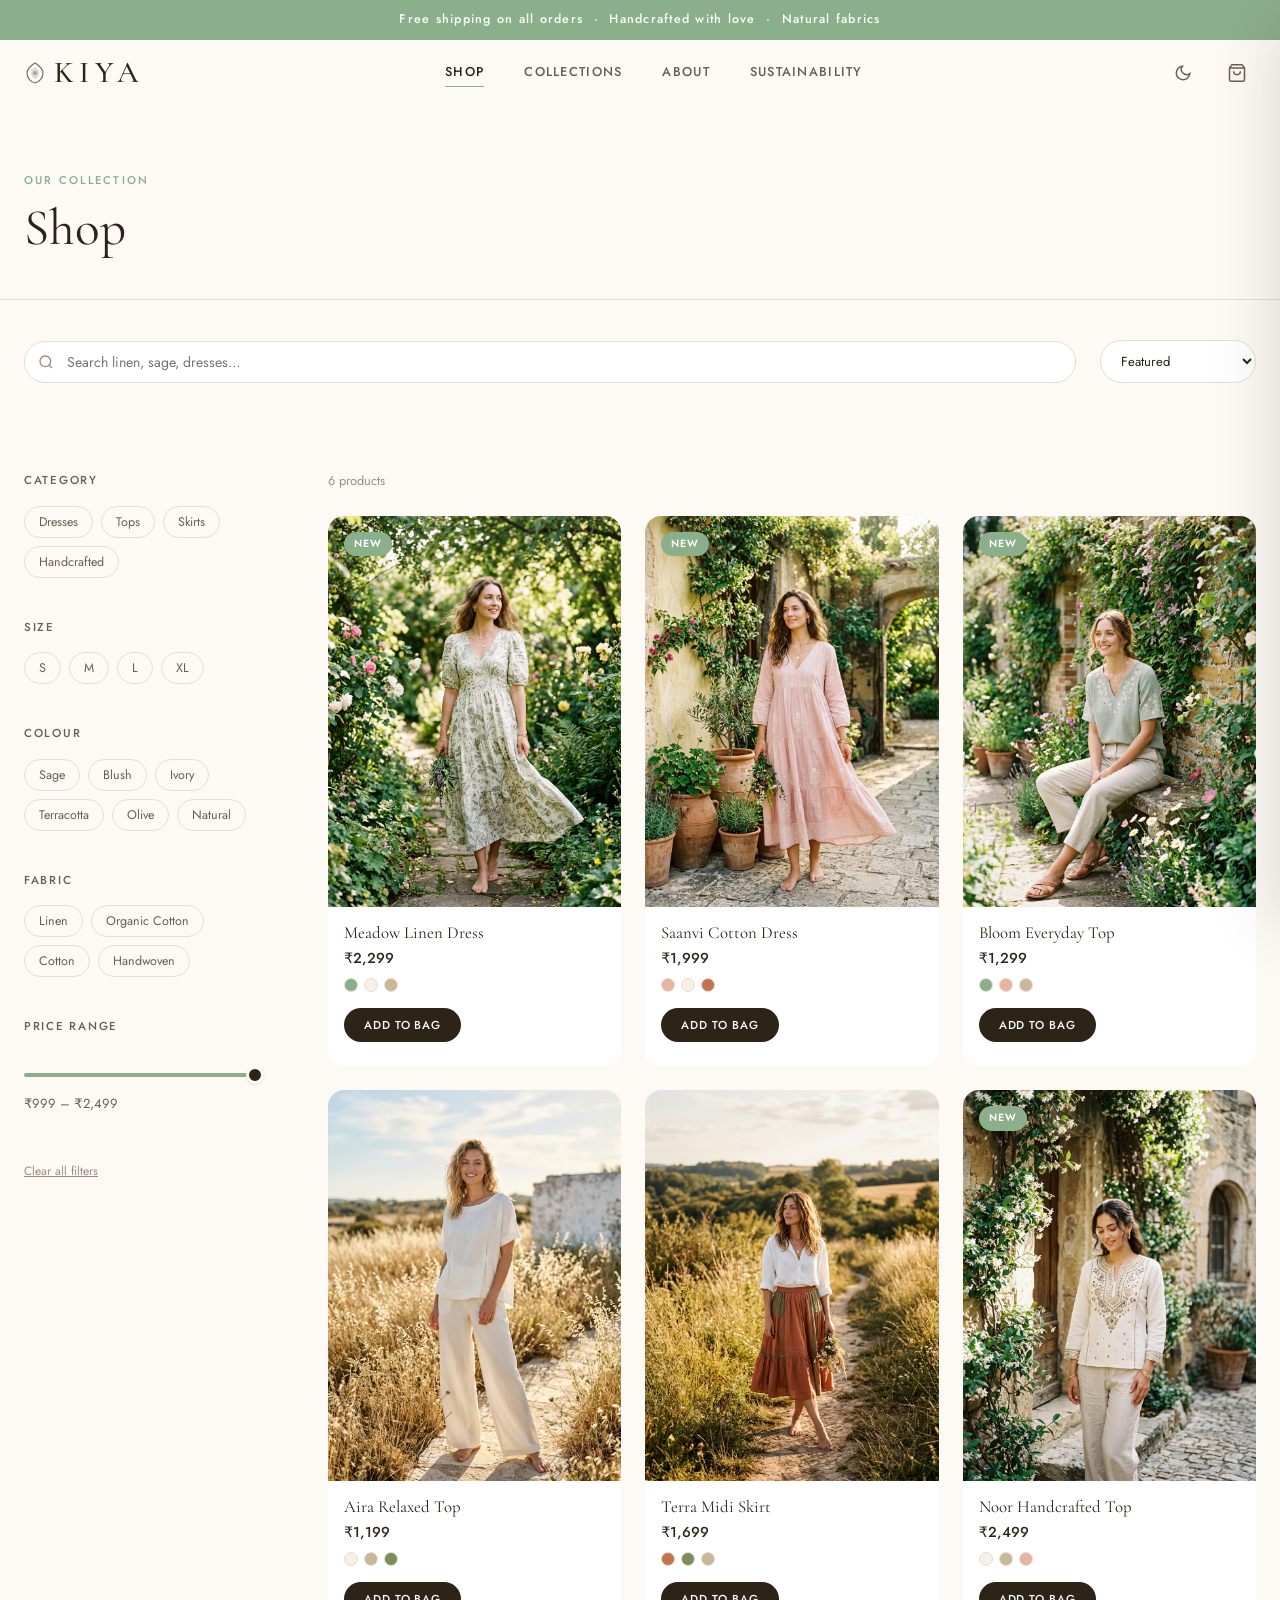
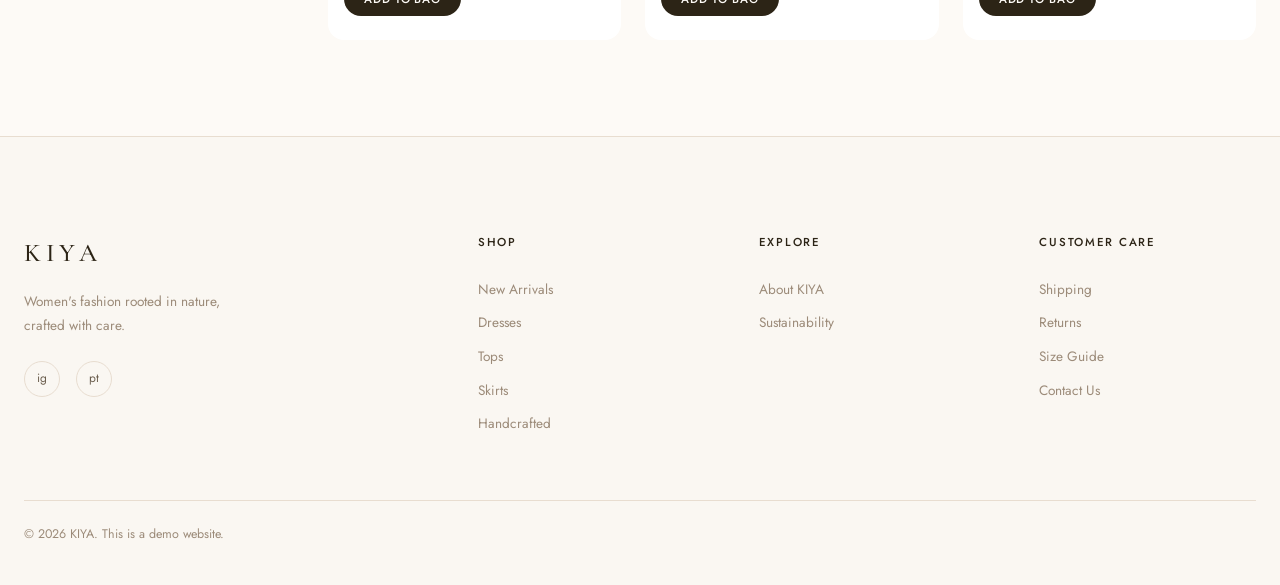
<file: shop.html>
<!DOCTYPE html>
<html lang="en">
<head>
  <meta charset="UTF-8">
  <meta name="viewport" content="width=device-width, initial-scale=1.0">
  <title>Shop — KIYA</title>
  <meta name="description" content="Browse KIYA's full collection of natural linen and cotton clothing. Filter by category, colour, fabric, and price.">
  <link rel="stylesheet" href="css/style.css">
  <link rel="icon" href="data:image/svg+xml,<svg xmlns='http://www.w3.org/2000/svg' viewBox='0 0 100 100'><text y='.9em' font-size='90'>🌿</text></svg>">
</head>
<body>

<!-- Announcement Bar -->
<div class="announcement-bar">
  Free shipping on all orders &nbsp;·&nbsp; Handcrafted with love &nbsp;·&nbsp; Natural fabrics
</div>

<!-- Header -->
<header class="site-header">
  <div class="container header-inner">
    <a href="index.html" class="logo" aria-label="KIYA Home">
      <svg class="logo-motif" viewBox="0 0 22 22" fill="none" xmlns="http://www.w3.org/2000/svg" aria-hidden="true">
        <path d="M11 1C11 1 3 5.5 3 11C3 16.5 7 20 11 21C15 20 19 16.5 19 11C19 5.5 11 1 11 1Z" stroke="currentColor" stroke-width="1.2" fill="none"/>
        <path d="M11 5C11 5 7 8 7 11C7 14 9 16 11 17C13 16 15 14 15 11C15 8 11 5 11 5Z" fill="currentColor" opacity="0.25"/>
        <circle cx="11" cy="11" r="2" fill="currentColor" opacity="0.5"/>
      </svg>
      KIYA
    </a>
    <nav class="desktop-nav" aria-label="Main navigation">
      <a href="shop.html" class="active">Shop</a>
      <a href="shop.html">Collections</a>
      <a href="about.html">About</a>
      <a href="about.html#sustainability">Sustainability</a>
    </nav>
    <div class="header-actions">
      <button class="icon-btn theme-toggle" aria-label="Toggle dark mode"></button>
      <button class="icon-btn cart-btn" aria-label="Your bag">
        <svg viewBox="0 0 24 24" width="20" height="20" fill="none" stroke="currentColor" stroke-width="1.8">
          <path d="M6 2L3 6v14a2 2 0 002 2h14a2 2 0 002-2V6l-3-4z"/>
          <line x1="3" y1="6" x2="21" y2="6"/>
          <path d="M16 10a4 4 0 01-8 0"/>
        </svg>
        <span class="cart-badge" style="display:none">0</span>
      </button>
      <button class="icon-btn burger-btn" aria-label="Open menu">
        <svg viewBox="0 0 24 24" width="20" height="20" fill="none" stroke="currentColor" stroke-width="2">
          <line x1="3" y1="6" x2="21" y2="6"/>
          <line x1="3" y1="12" x2="21" y2="12"/>
          <line x1="3" y1="18" x2="21" y2="18"/>
        </svg>
      </button>
    </div>
  </div>
</header>

<!-- Mobile Nav -->
<nav id="mobile-nav" aria-label="Mobile navigation">
  <div class="mobile-nav-header">
    <a href="index.html" class="logo">KIYA</a>
    <button class="mobile-nav-close">&times;</button>
  </div>
  <div class="mobile-nav-links">
    <a href="shop.html">Shop</a>
    <a href="shop.html">Collections</a>
    <a href="about.html">About</a>
    <a href="about.html#sustainability">Sustainability</a>
    <a href="cart.html">Your Bag</a>
  </div>
  <div class="mobile-nav-footer">
    <button class="icon-btn theme-toggle"></button>
  </div>
</nav>

<!-- Cart Drawer -->
<div id="drawer-overlay"></div>
<div id="cart-drawer" role="dialog" aria-label="Your shopping bag">
  <div class="cart-drawer-header">
    <h2 class="cart-drawer-title">Your Bag</h2>
    <button class="cart-drawer-close">&times;</button>
  </div>
  <div class="cart-drawer-body"></div>
  <div class="cart-drawer-footer">
    <div class="cart-total-row">
      <span class="cart-total-label">Subtotal</span>
      <span class="cart-total-amount">₹0</span>
    </div>
    <p style="font-size:0.75rem;color:var(--text-light);margin-bottom:12px;">Shipping calculated at checkout</p>
    <div class="cart-actions">
      <a href="cart.html" class="btn btn-primary" onclick="closeCartDrawer()">View Bag & Checkout</a>
      <button class="btn btn-outline" onclick="closeCartDrawer()">Continue Shopping</button>
    </div>
  </div>
</div>

<!-- ═══════════════ SHOP HERO ═══════════════ -->
<div class="shop-hero">
  <div class="container">
    <p class="section-eyebrow">Our Collection</p>
    <h1 class="shop-title">Shop</h1>
  </div>
</div>

<!-- ═══════════════ SHOP CONTENT ═══════════════ -->
<div class="container">
  <!-- Controls Bar -->
  <div class="shop-controls" style="padding-top:var(--space-xl)">
    <button class="filter-toggle" id="filter-toggle" aria-expanded="false">
      <svg viewBox="0 0 24 24" width="16" height="16" fill="none" stroke="currentColor" stroke-width="2">
        <line x1="4" y1="6" x2="20" y2="6"/><line x1="4" y1="12" x2="20" y2="12"/><line x1="4" y1="18" x2="20" y2="18"/>
      </svg>
      Filters
    </button>
    <div class="search-wrap">
      <svg class="search-icon" viewBox="0 0 24 24" width="16" height="16" fill="none" stroke="currentColor" stroke-width="2">
        <circle cx="11" cy="11" r="8"/><line x1="21" y1="21" x2="16.65" y2="16.65"/>
      </svg>
      <input type="search" id="search-input" placeholder="Search linen, sage, dresses…" aria-label="Search products">
    </div>
    <select id="sort-select" aria-label="Sort products">
      <option value="featured">Featured</option>
      <option value="newest">New Arrivals</option>
      <option value="price-asc">Price: Low to High</option>
      <option value="price-desc">Price: High to Low</option>
    </select>
  </div>

  <!-- Shop Layout -->
  <div class="shop-layout">

    <!-- Filter Panel -->
    <aside class="filter-panel" id="filter-panel" aria-label="Product filters">

      <!-- Category -->
      <div class="filter-section">
        <p class="filter-title">Category</p>
        <div class="filter-chips">
          <button class="filter-chip" data-filter="category" data-value="Dresses">Dresses</button>
          <button class="filter-chip" data-filter="category" data-value="Tops">Tops</button>
          <button class="filter-chip" data-filter="category" data-value="Skirts">Skirts</button>
          <button class="filter-chip" data-filter="category" data-value="Handcrafted">Handcrafted</button>
        </div>
      </div>

      <!-- Size -->
      <div class="filter-section">
        <p class="filter-title">Size</p>
        <div class="filter-chips">
          <button class="filter-chip" data-filter="size" data-value="S">S</button>
          <button class="filter-chip" data-filter="size" data-value="M">M</button>
          <button class="filter-chip" data-filter="size" data-value="L">L</button>
          <button class="filter-chip" data-filter="size" data-value="XL">XL</button>
        </div>
      </div>

      <!-- Color -->
      <div class="filter-section">
        <p class="filter-title">Colour</p>
        <div class="filter-chips">
          <button class="filter-chip" data-filter="color" data-value="Sage">Sage</button>
          <button class="filter-chip" data-filter="color" data-value="Blush">Blush</button>
          <button class="filter-chip" data-filter="color" data-value="Ivory">Ivory</button>
          <button class="filter-chip" data-filter="color" data-value="Terracotta">Terracotta</button>
          <button class="filter-chip" data-filter="color" data-value="Olive">Olive</button>
          <button class="filter-chip" data-filter="color" data-value="Natural">Natural</button>
        </div>
      </div>

      <!-- Fabric -->
      <div class="filter-section">
        <p class="filter-title">Fabric</p>
        <div class="filter-chips">
          <button class="filter-chip" data-filter="fabric" data-value="Linen">Linen</button>
          <button class="filter-chip" data-filter="fabric" data-value="Organic Cotton">Organic Cotton</button>
          <button class="filter-chip" data-filter="fabric" data-value="Cotton">Cotton</button>
          <button class="filter-chip" data-filter="fabric" data-value="Handwoven">Handwoven</button>
        </div>
      </div>

      <!-- Price Range -->
      <div class="filter-section">
        <p class="filter-title">Price Range</p>
        <div class="price-range-wrap">
          <input type="range" id="price-range" min="999" max="2499" value="2499" step="100" aria-label="Maximum price">
          <p id="price-display">₹999 – ₹2,499</p>
        </div>
      </div>

      <button class="filter-reset" onclick="resetFilters()">Clear all filters</button>

    </aside>

    <!-- Product Grid -->
    <main class="shop-main">
      <p class="result-count" id="result-count"></p>
      <div id="shop-grid" aria-label="Products">
        <!-- Populated by shop.js -->
      </div>
    </main>

  </div>
</div>

<!-- Footer -->
<footer class="site-footer" style="margin-top:var(--space-3xl)">
  <div class="container">
    <div class="footer-grid">
      <div class="footer-brand">
        <a href="index.html" class="logo">KIYA</a>
        <p class="footer-tagline">Women's fashion rooted in nature, crafted with care.</p>
        <div class="footer-social">
          <a href="#" class="social-link" aria-label="Instagram">ig</a>
          <a href="#" class="social-link" aria-label="Pinterest">pt</a>
        </div>
      </div>
      <div class="footer-col">
        <h5>Shop</h5>
        <ul>
          <li><a href="shop.html">New Arrivals</a></li>
          <li><a href="shop.html?category=Dresses">Dresses</a></li>
          <li><a href="shop.html?category=Tops">Tops</a></li>
          <li><a href="shop.html?category=Skirts">Skirts</a></li>
          <li><a href="shop.html?category=Handcrafted">Handcrafted</a></li>
        </ul>
      </div>
      <div class="footer-col">
        <h5>Explore</h5>
        <ul>
          <li><a href="about.html">About KIYA</a></li>
          <li><a href="about.html#sustainability">Sustainability</a></li>
        </ul>
      </div>
      <div class="footer-col">
        <h5>Customer Care</h5>
        <ul>
          <li><a href="#">Shipping</a></li>
          <li><a href="#">Returns</a></li>
          <li><a href="#">Size Guide</a></li>
          <li><a href="#">Contact Us</a></li>
        </ul>
      </div>
    </div>
    <div class="footer-bottom">
      <p class="footer-copy">© 2026 KIYA. This is a demo website.</p>
    </div>
  </div>
</footer>

<script src="js/products.js"></script>
<script src="js/cart.js"></script>
<script src="js/app.js"></script>
<script src="js/shop.js"></script>

<script>
// Handle URL params for pre-filtering
document.addEventListener('DOMContentLoaded', () => {
  const params = new URLSearchParams(window.location.search);
  const category = params.get('category');
  const collection = params.get('collection');

  if (category) {
    const chip = document.querySelector(`[data-filter="category"][data-value="${category}"]`);
    if (chip) chip.click();
  }
  if (collection) {
    // Map URL collection param to collection name
    const map = { everyday: 'The Everyday Edit', natural: 'Natural Fabrics', artisan: 'The Artisan Edit' };
    if (map[collection]) {
      // Simulate collection filter via search
      const searchInput = document.getElementById('search-input');
      if (searchInput) {
        searchInput.value = map[collection];
        searchInput.dispatchEvent(new Event('input'));
      }
    }
  }
});
</script>

</body>
</html>
</file>
<file: css/style.css>
/* ============================================================
   KIYA — Design System & Styles
   Soft · Natural · Feminine · Handcrafted · Modern
   ============================================================ */

/* ── Google Fonts ─────────────────────────────────────────── */
@import url('https://fonts.googleapis.com/css2?family=Cormorant+Garamond:ital,wght@0,300;0,400;0,500;0,600;1,300;1,400&family=Jost:wght@300;400;500;600&display=swap');

/* ── CSS Custom Properties (Light Theme) ─────────────────── */
:root {
  /* Brand colours */
  --ivory:      #F8F4ED;
  --ivory-dark: #EEE8DC;
  --sage:       #8BAF8B;
  --sage-light: #B5CCAB;
  --sage-dark:  #6A8C6A;
  --blush:      #E8B4A0;
  --blush-light:#F2D5CA;
  --terracotta: #C4714F;
  --olive:      #7D8C5A;
  --natural:    #C8B89A;

  /* Surface colours */
  --bg:         #FDFAF6;
  --bg-alt:     #F3EDE2;
  --surface:    #FFFFFF;
  --surface-2:  #FAF7F2;
  --border:     #E8DDD0;

  /* Text colours */
  --text:       #2C2416;
  --text-mid:   #6B5E4E;
  --text-light: #9C8B79;

  /* Announcement bar */
  --announce-bg: var(--sage);
  --announce-text: #FFFFFF;

  /* Typography */
  --font-serif: 'Cormorant Garamond', Georgia, serif;
  --font-sans:  'Jost', system-ui, sans-serif;

  /* Spacing */
  --space-xs:  4px;
  --space-sm:  8px;
  --space-md:  16px;
  --space-lg:  24px;
  --space-xl:  40px;
  --space-2xl: 64px;
  --space-3xl: 96px;

  /* Radius */
  --radius-sm:  4px;
  --radius-md:  8px;
  --radius-lg:  16px;
  --radius-xl:  24px;
  --radius-full:9999px;

  /* Shadows */
  --shadow-sm:  0 1px 3px rgba(44,36,22,.07), 0 1px 2px rgba(44,36,22,.05);
  --shadow-md:  0 4px 16px rgba(44,36,22,.10);
  --shadow-lg:  0 12px 40px rgba(44,36,22,.14);
  --shadow-xl:  0 24px 64px rgba(44,36,22,.18);

  /* Transitions */
  --ease:       cubic-bezier(0.4, 0, 0.2, 1);
  --ease-spring:cubic-bezier(0.2, 1.4, 0.3, 1);
  --t-fast:     150ms;
  --t-base:     250ms;
  --t-slow:     400ms;

  /* Header */
  --header-h: 68px;
}

/* ── Dark Theme ───────────────────────────────────────────── */
[data-theme="dark"] {
  --bg:         #1A1610;
  --bg-alt:     #221E17;
  --surface:    #2A251C;
  --surface-2:  #322D23;
  --border:     #3D3628;

  --text:       #F0E8D8;
  --text-mid:   #C4B59A;
  --text-light: #8A7A65;

  --ivory:      #2A251C;
  --ivory-dark: #322D23;

  --announce-bg: #2C2416;
  --announce-text: var(--sage-light);
}

/* ── Reset & Base ─────────────────────────────────────────── */
*, *::before, *::after { box-sizing: border-box; margin: 0; padding: 0; }

html {
  scroll-behavior: smooth;
  font-size: 16px;
  -webkit-font-smoothing: antialiased;
}

body {
  font-family: var(--font-sans);
  background: var(--bg);
  color: var(--text);
  line-height: 1.6;
  transition: background var(--t-slow) var(--ease), color var(--t-slow) var(--ease);
  overflow-x: hidden;
}

img { display: block; max-width: 100%; }
a { color: inherit; text-decoration: none; }
button { cursor: pointer; border: none; background: none; font-family: inherit; }
ul, ol { list-style: none; }
input, select, textarea { font-family: inherit; }

/* ── Typography Scale ─────────────────────────────────────── */
h1, h2, h3, h4 { font-family: var(--font-serif); font-weight: 400; line-height: 1.2; }
h1 { font-size: clamp(2.4rem, 5vw, 4rem); }
h2 { font-size: clamp(1.8rem, 3.5vw, 2.8rem); }
h3 { font-size: clamp(1.2rem, 2vw, 1.6rem); }
h4 { font-size: 1.1rem; }
p  { color: var(--text-mid); }

.serif { font-family: var(--font-serif); }
.label-text { font-size: 0.7rem; letter-spacing: 0.15em; text-transform: uppercase; font-weight: 500; color: var(--text-light); }

/* ── Layout Utilities ─────────────────────────────────────── */
.container { max-width: 1280px; margin: 0 auto; padding: 0 var(--space-lg); }
.section { padding: var(--space-3xl) 0; }
.section-sm { padding: var(--space-2xl) 0; }
.grid-2 { display: grid; grid-template-columns: 1fr 1fr; gap: var(--space-lg); }
.grid-3 { display: grid; grid-template-columns: repeat(3, 1fr); gap: var(--space-lg); }
.grid-4 { display: grid; grid-template-columns: repeat(4, 1fr); gap: var(--space-lg); }
.flex { display: flex; }
.flex-center { display: flex; align-items: center; justify-content: center; }
.flex-between { display: flex; align-items: center; justify-content: space-between; }
.text-center { text-align: center; }
.gap-sm { gap: var(--space-sm); }
.gap-md { gap: var(--space-md); }
.gap-lg { gap: var(--space-lg); }

/* ── Buttons ──────────────────────────────────────────────── */
.btn {
  display: inline-flex;
  align-items: center;
  justify-content: center;
  gap: var(--space-sm);
  padding: 12px 28px;
  border-radius: var(--radius-full);
  font-family: var(--font-sans);
  font-size: 0.8rem;
  font-weight: 500;
  letter-spacing: 0.08em;
  text-transform: uppercase;
  transition: all var(--t-base) var(--ease);
  white-space: nowrap;
}

.btn-primary {
  background: var(--text);
  color: var(--bg);
}
.btn-primary:hover {
  background: var(--sage-dark);
  color: #fff;
  transform: translateY(-1px);
  box-shadow: var(--shadow-md);
}

.btn-outline {
  border: 1.5px solid var(--border);
  color: var(--text);
  background: transparent;
}
.btn-outline:hover {
  border-color: var(--text);
  background: var(--text);
  color: var(--bg);
}

.btn-outline-light {
  border: 1.5px solid rgba(255,255,255,.7);
  color: #fff;
  background: rgba(255,255,255,.1);
  backdrop-filter: blur(4px);
}
.btn-outline-light:hover {
  background: rgba(255,255,255,.25);
}

.btn-sm { padding: 9px 20px; font-size: 0.72rem; }
.btn-full { width: 100%; }

.btn.added {
  background: var(--sage);
  color: #fff;
}

/* ── Announcement Bar ─────────────────────────────────────── */
.announcement-bar {
  background: var(--announce-bg);
  color: var(--announce-text);
  text-align: center;
  padding: 10px var(--space-lg);
  font-size: 0.78rem;
  letter-spacing: 0.1em;
  font-weight: 500;
  transition: background var(--t-slow) var(--ease);
}

/* ── Header ───────────────────────────────────────────────── */
.site-header {
  position: sticky;
  top: 0;
  z-index: 100;
  background: var(--bg);
  border-bottom: 1px solid transparent;
  height: var(--header-h);
  transition: border-color var(--t-base) var(--ease),
              box-shadow var(--t-base) var(--ease),
              background var(--t-slow) var(--ease);
}
.site-header.scrolled {
  border-color: var(--border);
  box-shadow: var(--shadow-sm);
}

.header-inner {
  display: flex;
  align-items: center;
  justify-content: space-between;
  height: 100%;
  gap: var(--space-lg);
}

.logo {
  font-family: var(--font-serif);
  font-size: 1.9rem;
  font-weight: 500;
  letter-spacing: 0.18em;
  color: var(--text);
  display: flex;
  align-items: center;
  gap: 8px;
}
.logo-motif {
  width: 22px;
  height: 22px;
  opacity: 0.65;
}

.desktop-nav {
  display: flex;
  align-items: center;
  gap: var(--space-xl);
}
.desktop-nav a {
  font-size: 0.8rem;
  letter-spacing: 0.1em;
  text-transform: uppercase;
  color: var(--text-mid);
  font-weight: 500;
  position: relative;
  padding-bottom: 2px;
  transition: color var(--t-base) var(--ease);
}
.desktop-nav a::after {
  content: '';
  position: absolute;
  bottom: -2px;
  left: 0;
  width: 0;
  height: 1px;
  background: var(--sage);
  transition: width var(--t-base) var(--ease);
}
.desktop-nav a:hover, .desktop-nav a.active { color: var(--text); }
.desktop-nav a:hover::after, .desktop-nav a.active::after { width: 100%; }

.header-actions {
  display: flex;
  align-items: center;
  gap: var(--space-md);
}

.icon-btn {
  display: flex;
  align-items: center;
  justify-content: center;
  width: 38px;
  height: 38px;
  border-radius: var(--radius-full);
  color: var(--text-mid);
  transition: all var(--t-base) var(--ease);
  position: relative;
}
.icon-btn:hover { background: var(--bg-alt); color: var(--text); }

.cart-btn { position: relative; }
.cart-badge {
  position: absolute;
  top: -2px;
  right: -2px;
  background: var(--sage);
  color: #fff;
  font-size: 0.65rem;
  font-weight: 600;
  width: 17px;
  height: 17px;
  border-radius: 50%;
  display: flex;
  align-items: center;
  justify-content: center;
  line-height: 1;
}

.burger-btn { display: none; }

/* ── Mobile Nav Overlay ───────────────────────────────────── */
#mobile-nav {
  position: fixed;
  inset: 0;
  background: var(--bg);
  z-index: 200;
  transform: translateX(100%);
  transition: transform var(--t-slow) var(--ease);
  overflow-y: auto;
  padding: var(--space-xl) var(--space-xl);
  display: flex;
  flex-direction: column;
}
#mobile-nav.open { transform: translateX(0); }

.mobile-nav-header {
  display: flex;
  align-items: center;
  justify-content: space-between;
  margin-bottom: var(--space-2xl);
}
.mobile-nav-close {
  font-size: 1.5rem;
  color: var(--text-mid);
  width: 40px;
  height: 40px;
  display: flex;
  align-items: center;
  justify-content: center;
  border-radius: var(--radius-full);
  transition: background var(--t-fast) var(--ease);
}
.mobile-nav-close:hover { background: var(--bg-alt); }

.mobile-nav-links { display: flex; flex-direction: column; gap: var(--space-md); }
.mobile-nav-links a {
  font-family: var(--font-serif);
  font-size: 2rem;
  font-weight: 300;
  color: var(--text);
  padding: var(--space-sm) 0;
  border-bottom: 1px solid var(--border);
  transition: color var(--t-base) var(--ease);
}
.mobile-nav-links a:hover { color: var(--sage); }

.mobile-nav-footer { margin-top: auto; padding-top: var(--space-xl); }

/* ── Hero Section ─────────────────────────────────────────── */
.hero-section {
  min-height: calc(100vh - var(--header-h) - 40px);
  display: grid;
  grid-template-columns: 1fr 1.2fr 1fr;
  gap: 2px;
  overflow: hidden;
}

.hero-panel {
  position: relative;
  overflow: hidden;
  cursor: pointer;
}
.hero-panel:nth-child(2) { border-radius: var(--radius-lg) var(--radius-lg) 0 0; }

.hero-panel img {
  width: 100%;
  height: 100%;
  object-fit: cover;
  transition: transform 0.8s var(--ease);
}
.hero-panel:hover img { transform: scale(1.04); }

.hero-panel-overlay {
  position: absolute;
  inset: 0;
  background: linear-gradient(to top, rgba(30,20,10,.55) 30%, transparent 70%);
}

.hero-center-content {
  position: absolute;
  bottom: var(--space-2xl);
  left: 50%;
  transform: translateX(-50%);
  text-align: center;
  color: #fff;
  white-space: nowrap;
}
.hero-tagline {
  font-family: var(--font-serif);
  font-size: clamp(1rem, 2.5vw, 1.5rem);
  font-weight: 300;
  letter-spacing: 0.25em;
  text-transform: uppercase;
  margin-bottom: var(--space-lg);
  opacity: 0.9;
}
.hero-brand {
  font-family: var(--font-serif);
  font-size: clamp(3rem, 8vw, 7rem);
  font-weight: 300;
  letter-spacing: 0.4em;
  line-height: 1;
  margin-bottom: var(--space-xl);
}

/* ── Section Headers ──────────────────────────────────────── */
.section-header {
  margin-bottom: var(--space-2xl);
}
.section-header.text-center { text-align: center; }
.section-eyebrow {
  font-size: 0.7rem;
  letter-spacing: 0.2em;
  text-transform: uppercase;
  color: var(--sage);
  font-weight: 500;
  margin-bottom: var(--space-sm);
}
.section-title { color: var(--text); margin-bottom: var(--space-md); }
.section-subtitle { color: var(--text-light); max-width: 480px; }
.section-header.text-center .section-subtitle { margin: 0 auto; }

/* ── Product Cards ─────────────────────────────────────────── */
.products-grid {
  display: grid;
  grid-template-columns: repeat(4, 1fr);
  gap: var(--space-lg);
}

.product-card {
  position: relative;
  background: var(--surface);
  border-radius: var(--radius-lg);
  overflow: hidden;
  transition: box-shadow var(--t-base) var(--ease), transform var(--t-base) var(--ease);
}
.product-card:hover {
  box-shadow: var(--shadow-lg);
  transform: translateY(-4px);
}

.badge-new {
  position: absolute;
  top: var(--space-md);
  left: var(--space-md);
  background: var(--sage);
  color: #fff;
  font-size: 0.65rem;
  letter-spacing: 0.1em;
  text-transform: uppercase;
  font-weight: 600;
  padding: 4px 10px;
  border-radius: var(--radius-full);
  z-index: 2;
}

.product-card-img-wrap {
  position: relative;
  aspect-ratio: 3/4;
  overflow: hidden;
  cursor: pointer;
}
.product-card-img {
  width: 100%;
  height: 100%;
  object-fit: cover;
  transition: transform 0.6s var(--ease);
}
.product-card:hover .product-card-img { transform: scale(1.06); }

.product-card-overlay {
  position: absolute;
  inset: 0;
  background: rgba(20,15,8,.3);
  display: flex;
  align-items: center;
  justify-content: center;
  opacity: 0;
  transition: opacity var(--t-base) var(--ease);
}
.product-card:hover .product-card-overlay { opacity: 1; }

.product-card-body {
  padding: var(--space-md) var(--space-md) var(--space-lg);
}
.product-card-name {
  font-family: var(--font-serif);
  font-size: 1.05rem;
  font-weight: 400;
  color: var(--text);
  margin-bottom: var(--space-xs);
  cursor: pointer;
  transition: color var(--t-fast) var(--ease);
}
.product-card-name:hover { color: var(--sage-dark); }
.product-card-price {
  font-size: 0.9rem;
  font-weight: 500;
  color: var(--text);
  margin-bottom: var(--space-sm);
}
.product-card-colors {
  display: flex;
  gap: 6px;
  margin-bottom: var(--space-md);
}
.color-dot {
  width: 14px;
  height: 14px;
  border-radius: 50%;
  border: 1.5px solid var(--border);
  transition: transform var(--t-fast) var(--ease);
  cursor: pointer;
}
.color-dot:hover { transform: scale(1.3); }

/* ── View All Link ─────────────────────────────────────────── */
.view-all-wrap {
  text-align: center;
  margin-top: var(--space-2xl);
}
.view-all-link {
  display: inline-flex;
  align-items: center;
  gap: var(--space-sm);
  font-size: 0.8rem;
  letter-spacing: 0.12em;
  text-transform: uppercase;
  font-weight: 500;
  color: var(--text-mid);
  border-bottom: 1px solid var(--border);
  padding-bottom: 4px;
  transition: all var(--t-base) var(--ease);
}
.view-all-link:hover { color: var(--text); border-color: var(--text); gap: 12px; }

/* ── Collections Grid ─────────────────────────────────────── */
.collections-grid {
  display: grid;
  grid-template-columns: 1.3fr 1fr 1fr;
  gap: var(--space-md);
}

.collection-card {
  position: relative;
  border-radius: var(--radius-lg);
  overflow: hidden;
  cursor: pointer;
  aspect-ratio: 3/4;
}
.collection-card:first-child { aspect-ratio: auto; grid-row: span 1; }

.collection-card img {
  width: 100%;
  height: 100%;
  object-fit: cover;
  transition: transform 0.7s var(--ease);
}
.collection-card:hover img { transform: scale(1.05); }

.collection-card-overlay {
  position: absolute;
  inset: 0;
  background: linear-gradient(to top, rgba(20,12,5,.7) 35%, transparent 65%);
  display: flex;
  flex-direction: column;
  justify-content: flex-end;
  padding: var(--space-xl);
  transition: background var(--t-slow) var(--ease);
}
.collection-card:hover .collection-card-overlay {
  background: linear-gradient(to top, rgba(20,12,5,.8) 40%, rgba(20,12,5,.1) 65%);
}

.collection-card-label {
  font-size: 0.68rem;
  letter-spacing: 0.2em;
  text-transform: uppercase;
  color: var(--sage-light);
  font-weight: 500;
  margin-bottom: 6px;
}
.collection-card-name {
  font-family: var(--font-serif);
  font-size: 1.6rem;
  font-weight: 300;
  color: #fff;
  margin-bottom: var(--space-md);
}
.collection-card-link {
  font-size: 0.72rem;
  color: rgba(255,255,255,.75);
  letter-spacing: 0.12em;
  text-transform: uppercase;
  display: inline-flex;
  align-items: center;
  gap: 6px;
  transition: gap var(--t-base) var(--ease), color var(--t-base) var(--ease);
}
.collection-card:hover .collection-card-link { color: #fff; gap: 10px; }

/* ── Sustainability Section ───────────────────────────────── */
.sustainability-section {
  background: var(--bg-alt);
  transition: background var(--t-slow) var(--ease);
}

.sustainability-inner {
  display: grid;
  grid-template-columns: 1fr 1fr;
  gap: var(--space-3xl);
  align-items: center;
}

.sustainability-content .section-title { margin-bottom: var(--space-lg); }
.sustainability-content p { margin-bottom: var(--space-xl); }

.sustain-pillars {
  display: grid;
  grid-template-columns: 1fr 1fr;
  gap: var(--space-lg);
  margin-top: var(--space-xl);
}
.sustain-pillar {
  padding: var(--space-lg);
  background: var(--surface);
  border-radius: var(--radius-lg);
  transition: box-shadow var(--t-base) var(--ease);
}
.sustain-pillar:hover { box-shadow: var(--shadow-md); }
.sustain-pillar-icon { font-size: 1.8rem; margin-bottom: var(--space-sm); }
.sustain-pillar h4 {
  font-family: var(--font-serif);
  font-size: 1rem;
  color: var(--text);
  margin-bottom: var(--space-xs);
}
.sustain-pillar p { font-size: 0.82rem; }

.sustainability-image {
  border-radius: var(--radius-xl);
  overflow: hidden;
  aspect-ratio: 4/5;
}
.sustainability-image img { width: 100%; height: 100%; object-fit: cover; }

/* ── Footer ───────────────────────────────────────────────── */
.site-footer {
  background: var(--surface-2);
  border-top: 1px solid var(--border);
  padding: var(--space-3xl) 0 var(--space-xl);
  transition: background var(--t-slow) var(--ease);
}

.footer-grid {
  display: grid;
  grid-template-columns: 1.8fr 1fr 1fr 1fr;
  gap: var(--space-2xl);
  margin-bottom: var(--space-2xl);
}

.footer-brand .logo { font-size: 1.6rem; margin-bottom: var(--space-md); }
.footer-tagline { font-size: 0.85rem; color: var(--text-light); line-height: 1.7; max-width: 240px; margin-bottom: var(--space-lg); }
.footer-social { display: flex; gap: var(--space-md); }
.social-link {
  width: 36px;
  height: 36px;
  border-radius: var(--radius-full);
  border: 1px solid var(--border);
  display: flex;
  align-items: center;
  justify-content: center;
  color: var(--text-mid);
  font-size: 0.75rem;
  transition: all var(--t-base) var(--ease);
}
.social-link:hover { background: var(--sage); border-color: var(--sage); color: #fff; transform: translateY(-2px); }

.footer-col h5 {
  font-size: 0.72rem;
  letter-spacing: 0.15em;
  text-transform: uppercase;
  color: var(--text);
  font-weight: 500;
  margin-bottom: var(--space-lg);
}
.footer-col ul { display: flex; flex-direction: column; gap: var(--space-sm); }
.footer-col a {
  font-size: 0.85rem;
  color: var(--text-light);
  transition: color var(--t-fast) var(--ease);
}
.footer-col a:hover { color: var(--text); }

.footer-bottom {
  border-top: 1px solid var(--border);
  padding-top: var(--space-lg);
  display: flex;
  align-items: center;
  justify-content: space-between;
}
.footer-copy { font-size: 0.78rem; color: var(--text-light); }

/* ── Cart Drawer ──────────────────────────────────────────── */
#drawer-overlay {
  position: fixed;
  inset: 0;
  background: rgba(20,15,8,.4);
  backdrop-filter: blur(2px);
  z-index: 150;
  opacity: 0;
  pointer-events: none;
  transition: opacity var(--t-slow) var(--ease);
}
#drawer-overlay.show { opacity: 1; pointer-events: auto; }

#cart-drawer {
  position: fixed;
  top: 0;
  right: 0;
  width: min(420px, 100vw);
  height: 100vh;
  background: var(--bg);
  z-index: 200;
  transform: translateX(100%);
  transition: transform var(--t-slow) var(--ease);
  display: flex;
  flex-direction: column;
  box-shadow: var(--shadow-xl);
}
#cart-drawer.open { transform: translateX(0); }

.cart-drawer-header {
  padding: var(--space-xl) var(--space-xl) var(--space-lg);
  border-bottom: 1px solid var(--border);
  display: flex;
  align-items: center;
  justify-content: space-between;
}
.cart-drawer-title {
  font-family: var(--font-serif);
  font-size: 1.3rem;
  color: var(--text);
}
.cart-drawer-close {
  font-size: 1.4rem;
  color: var(--text-mid);
  width: 36px;
  height: 36px;
  border-radius: var(--radius-full);
  display: flex;
  align-items: center;
  justify-content: center;
  transition: background var(--t-fast) var(--ease);
}
.cart-drawer-close:hover { background: var(--bg-alt); }

.cart-drawer-body {
  flex: 1;
  overflow-y: auto;
  padding: var(--space-lg) var(--space-xl);
}

.cart-empty {
  display: flex;
  flex-direction: column;
  align-items: center;
  justify-content: center;
  gap: var(--space-md);
  height: 100%;
  text-align: center;
}
.cart-empty-icon { font-size: 3rem; opacity: 0.5; }

.cart-item {
  display: grid;
  grid-template-columns: 72px 1fr auto;
  gap: var(--space-md);
  padding: var(--space-md) 0;
  border-bottom: 1px solid var(--border);
  align-items: start;
}
.cart-item-img {
  width: 72px;
  height: 90px;
  object-fit: cover;
  border-radius: var(--radius-sm);
}
.cart-item-name { font-size: 0.9rem; color: var(--text); font-weight: 500; margin-bottom: 2px; }
.cart-item-meta { font-size: 0.78rem; color: var(--text-light); margin-bottom: var(--space-sm); }
.cart-item-price { font-size: 0.9rem; font-weight: 500; color: var(--text); white-space: nowrap; }
.cart-item-actions { display: flex; align-items: center; gap: var(--space-md); }

.qty-control {
  display: flex;
  align-items: center;
  gap: 2px;
  border: 1px solid var(--border);
  border-radius: var(--radius-full);
  overflow: hidden;
}
.qty-control button {
  width: 28px;
  height: 28px;
  font-size: 1rem;
  color: var(--text-mid);
  transition: background var(--t-fast) var(--ease);
  display: flex;
  align-items: center;
  justify-content: center;
}
.qty-control button:hover { background: var(--bg-alt); }
.qty-control span { font-size: 0.82rem; padding: 0 4px; min-width: 20px; text-align: center; }

.remove-btn { font-size: 0.75rem; color: var(--text-light); transition: color var(--t-fast); }
.remove-btn:hover { color: var(--terracotta); }

.cart-drawer-footer {
  padding: var(--space-lg) var(--space-xl) var(--space-xl);
  border-top: 1px solid var(--border);
}
.cart-total-row {
  display: flex;
  justify-content: space-between;
  align-items: center;
  margin-bottom: var(--space-md);
}
.cart-total-label { font-size: 0.85rem; color: var(--text-mid); }
.cart-total-amount { font-size: 1.1rem; font-weight: 500; color: var(--text); }
.cart-actions { display: flex; flex-direction: column; gap: var(--space-sm); }

/* ── Product Modal ────────────────────────────────────────── */
.modal-overlay {
  position: fixed;
  inset: 0;
  background: rgba(20,15,8,.5);
  backdrop-filter: blur(4px);
  z-index: 300;
  display: flex;
  align-items: flex-end;
  justify-content: center;
  opacity: 0;
  pointer-events: none;
  transition: opacity var(--t-slow) var(--ease);
}
.modal-overlay.open {
  opacity: 1;
  pointer-events: auto;
}
.modal-overlay.open .modal-content {
  transform: translateY(0);
}

.modal-content {
  background: var(--bg);
  border-radius: var(--radius-xl) var(--radius-xl) 0 0;
  max-width: 960px;
  width: 100%;
  max-height: 92vh;
  overflow-y: auto;
  transform: translateY(60px);
  transition: transform var(--t-slow) var(--ease-spring);
  position: relative;
}

@media (min-width: 768px) {
  .modal-overlay { align-items: center; }
  .modal-content {
    border-radius: var(--radius-xl);
    max-height: 88vh;
    transform: translateY(20px) scale(0.97);
  }
  .modal-overlay.open .modal-content { transform: translateY(0) scale(1); }
}

.modal-close {
  position: absolute;
  top: var(--space-md);
  right: var(--space-md);
  width: 36px;
  height: 36px;
  border-radius: var(--radius-full);
  font-size: 1.2rem;
  color: var(--text-mid);
  background: var(--bg-alt);
  display: flex;
  align-items: center;
  justify-content: center;
  z-index: 1;
  transition: all var(--t-fast) var(--ease);
}
.modal-close:hover { background: var(--border); color: var(--text); }

.modal-grid {
  display: grid;
  grid-template-columns: 1fr 1fr;
}

.modal-image-col img {
  width: 100%;
  height: 100%;
  object-fit: cover;
  border-radius: var(--radius-xl) 0 0 var(--radius-xl);
  min-height: 400px;
}

.modal-info-col {
  padding: var(--space-2xl) var(--space-xl) var(--space-xl);
  overflow-y: auto;
  max-height: 88vh;
}

.modal-category { font-size: 0.72rem; letter-spacing: 0.15em; text-transform: uppercase; color: var(--sage); margin-bottom: var(--space-sm); }
.modal-product-name { font-size: 1.8rem; color: var(--text); margin-bottom: var(--space-sm); }
.modal-product-price { font-size: 1.2rem; font-weight: 500; color: var(--text); margin-bottom: var(--space-lg); }
.modal-description { font-size: 0.9rem; color: var(--text-mid); line-height: 1.7; }
.modal-section { margin-top: var(--space-xl); }
.modal-label { font-size: 0.75rem; letter-spacing: 0.1em; text-transform: uppercase; color: var(--text-mid); font-weight: 500; margin-bottom: var(--space-sm); }

.color-swatches { display: flex; gap: var(--space-sm); }
.color-swatch-btn {
  width: 32px;
  height: 32px;
  border-radius: 50%;
  border: 2px solid transparent;
  padding: 2px;
  transition: all var(--t-fast) var(--ease);
  display: flex;
  align-items: center;
  justify-content: center;
}
.color-swatch-btn.active, .color-swatch-btn:hover { border-color: var(--text); }
.swatch-dot { width: 22px; height: 22px; border-radius: 50%; display: block; }

.size-buttons { display: flex; gap: var(--space-sm); flex-wrap: wrap; }
.size-btn {
  width: 44px;
  height: 44px;
  border-radius: var(--radius-sm);
  border: 1.5px solid var(--border);
  font-size: 0.8rem;
  font-weight: 500;
  color: var(--text-mid);
  transition: all var(--t-fast) var(--ease);
}
.size-btn:hover, .size-btn.active {
  border-color: var(--text);
  background: var(--text);
  color: var(--bg);
}

.sustainability-note {
  display: flex;
  gap: var(--space-md);
  background: var(--bg-alt);
  padding: var(--space-md);
  border-radius: var(--radius-md);
  align-items: flex-start;
}
.leaf-icon { font-size: 1.1rem; flex-shrink: 0; }
.sustainability-note p { font-size: 0.8rem; }

.modal-add-btn { margin-top: var(--space-xl); }

.modal-reviews { margin-top: var(--space-2xl); padding-top: var(--space-xl); border-top: 1px solid var(--border); }
.reviews-title { font-size: 0.85rem; letter-spacing: 0.1em; text-transform: uppercase; color: var(--text-mid); margin-bottom: var(--space-lg); }
.review-item { margin-bottom: var(--space-lg); padding-bottom: var(--space-lg); border-bottom: 1px solid var(--border); }
.review-item:last-child { border-bottom: none; }
.review-stars { display: flex; gap: 2px; margin-bottom: 6px; }
.star { color: var(--border); font-size: 0.85rem; }
.star.filled { color: var(--terracotta); }
.review-text { font-size: 0.85rem; color: var(--text-mid); font-style: italic; margin-bottom: 4px; }
.review-author { font-size: 0.75rem; color: var(--text-light); }

/* ── Toast ────────────────────────────────────────────────── */
.kiya-toast {
  position: fixed;
  bottom: var(--space-xl);
  left: 50%;
  transform: translateX(-50%) translateY(20px);
  background: var(--text);
  color: var(--bg);
  padding: 14px var(--space-xl);
  border-radius: var(--radius-full);
  font-size: 0.85rem;
  font-weight: 500;
  opacity: 0;
  transition: all var(--t-base) var(--ease);
  z-index: 999;
  white-space: nowrap;
  pointer-events: none;
  display: flex;
  align-items: center;
  gap: var(--space-sm);
}
.kiya-toast.show { opacity: 1; transform: translateX(-50%) translateY(0); }
.toast-check { color: var(--sage-light); font-size: 1rem; }

/* ── Shop Page ────────────────────────────────────────────── */
.shop-hero {
  padding: var(--space-2xl) 0 var(--space-xl);
  border-bottom: 1px solid var(--border);
}
.shop-title { font-size: clamp(2rem, 4vw, 3.5rem); }

.shop-controls {
  display: flex;
  align-items: center;
  gap: var(--space-lg);
  margin-bottom: var(--space-lg);
  flex-wrap: wrap;
}

.search-wrap {
  flex: 1;
  min-width: 200px;
  position: relative;
}
.search-wrap .search-icon {
  position: absolute;
  left: 14px;
  top: 50%;
  transform: translateY(-50%);
  color: var(--text-light);
  pointer-events: none;
}
#search-input {
  width: 100%;
  padding: 10px 16px 10px 42px;
  border: 1.5px solid var(--border);
  border-radius: var(--radius-full);
  background: var(--surface);
  color: var(--text);
  font-size: 0.88rem;
  transition: border-color var(--t-base) var(--ease);
  outline: none;
}
#search-input:focus { border-color: var(--sage); }

#sort-select {
  padding: 10px 16px;
  border: 1.5px solid var(--border);
  border-radius: var(--radius-full);
  background: var(--surface);
  color: var(--text);
  font-size: 0.82rem;
  outline: none;
  cursor: pointer;
  transition: border-color var(--t-base) var(--ease);
}
#sort-select:focus { border-color: var(--sage); }

.shop-layout {
  display: grid;
  grid-template-columns: 240px 1fr;
  gap: var(--space-2xl);
  align-items: start;
  padding-top: var(--space-2xl);
}

/* Filter Panel */
.filter-panel { position: sticky; top: calc(var(--header-h) + var(--space-lg)); }
.filter-section { margin-bottom: var(--space-xl); }
.filter-title {
  font-size: 0.72rem;
  letter-spacing: 0.15em;
  text-transform: uppercase;
  color: var(--text-mid);
  font-weight: 500;
  margin-bottom: var(--space-md);
}
.filter-chips { display: flex; flex-wrap: wrap; gap: var(--space-sm); }
.filter-chip {
  padding: 6px 14px;
  border: 1.5px solid var(--border);
  border-radius: var(--radius-full);
  font-size: 0.78rem;
  color: var(--text-mid);
  transition: all var(--t-fast) var(--ease);
  cursor: pointer;
}
.filter-chip:hover { border-color: var(--text-mid); color: var(--text); }
.filter-chip.active { background: var(--text); border-color: var(--text); color: var(--bg); }

.price-range-wrap { padding: var(--space-sm) 0; }
#price-range {
  width: 100%;
  -webkit-appearance: none;
  height: 4px;
  border-radius: 2px;
  background: linear-gradient(to right, var(--sage) 0%, var(--sage) 100%);
  outline: none;
  cursor: pointer;
}
#price-range::-webkit-slider-thumb {
  -webkit-appearance: none;
  width: 18px;
  height: 18px;
  border-radius: 50%;
  background: var(--text);
  border: 3px solid var(--bg);
  box-shadow: var(--shadow-sm);
  cursor: grab;
}
#price-display { font-size: 0.82rem; color: var(--text-mid); margin-top: var(--space-sm); }

.filter-reset {
  font-size: 0.75rem;
  color: var(--text-light);
  text-decoration: underline;
  cursor: pointer;
  transition: color var(--t-fast) var(--ease);
  margin-top: var(--space-lg);
  display: block;
}
.filter-reset:hover { color: var(--text); }

/* Shop Grid */
.shop-main {}
.result-count { font-size: 0.8rem; color: var(--text-light); margin-bottom: var(--space-lg); }

#shop-grid {
  display: grid;
  grid-template-columns: repeat(3, 1fr);
  gap: var(--space-lg);
}

.no-results {
  grid-column: 1/-1;
  text-align: center;
  padding: var(--space-3xl);
}
.no-results p { margin-bottom: var(--space-lg); }

.filter-toggle {
  display: none;
  align-items: center;
  gap: var(--space-sm);
  padding: 10px 20px;
  border: 1.5px solid var(--border);
  border-radius: var(--radius-full);
  font-size: 0.8rem;
  color: var(--text-mid);
}
.filter-toggle.active { background: var(--text); color: var(--bg); border-color: var(--text); }

/* ── Cart Page ────────────────────────────────────────────── */
.cart-page-layout {
  display: grid;
  grid-template-columns: 1fr 360px;
  gap: var(--space-2xl);
  padding: var(--space-2xl) 0 var(--space-3xl);
  align-items: start;
}

.cart-page-title {
  font-size: clamp(2rem, 4vw, 3rem);
  margin-bottom: var(--space-2xl);
}

.cart-page-item {
  display: grid;
  grid-template-columns: 100px 1fr auto;
  gap: var(--space-lg);
  padding: var(--space-xl) 0;
  border-bottom: 1px solid var(--border);
  align-items: start;
}
.cart-page-img {
  width: 100px;
  height: 130px;
  object-fit: cover;
  border-radius: var(--radius-md);
}
.cart-page-details h3 { font-family: var(--font-serif); font-size: 1.1rem; color: var(--text); margin-bottom: 4px; }
.cart-page-meta { font-size: 0.82rem; color: var(--text-light); margin-bottom: var(--space-md); }
.cart-page-right { text-align: right; }
.cart-page-price { font-size: 1rem; font-weight: 500; color: var(--text); margin-bottom: var(--space-md); }

.cart-summary-card {
  background: var(--surface-2);
  border: 1px solid var(--border);
  border-radius: var(--radius-xl);
  padding: var(--space-xl);
  position: sticky;
  top: calc(var(--header-h) + var(--space-lg));
}
.cart-summary-title {
  font-family: var(--font-serif);
  font-size: 1.3rem;
  color: var(--text);
  margin-bottom: var(--space-xl);
}
.summary-row {
  display: flex;
  justify-content: space-between;
  font-size: 0.88rem;
  color: var(--text-mid);
  margin-bottom: var(--space-md);
}
.summary-row.total {
  color: var(--text);
  font-weight: 600;
  font-size: 1rem;
  border-top: 1px solid var(--border);
  padding-top: var(--space-md);
  margin-top: var(--space-md);
}
.cart-empty-page { text-align: center; padding: var(--space-3xl) 0; }
.cart-empty-icon-lg { font-size: 5rem; margin-bottom: var(--space-lg); opacity: 0.4; }
.cart-empty-page h2 { font-family: var(--font-serif); margin-bottom: var(--space-md); }
.cart-empty-page p { margin-bottom: var(--space-xl); }

/* ── Checkout ─────────────────────────────────────────────── */
.checkout-section { padding: var(--space-2xl) 0 var(--space-3xl); }

.checkout-steps {
  display: flex;
  align-items: center;
  gap: var(--space-md);
  margin-bottom: var(--space-2xl);
  flex-wrap: wrap;
}
.step-indicator {
  display: flex;
  align-items: center;
  gap: var(--space-sm);
  font-size: 0.8rem;
  color: var(--text-light);
  transition: color var(--t-base) var(--ease);
}
.step-indicator.active { color: var(--text); }
.step-indicator.done { color: var(--sage); }
.step-num {
  width: 28px;
  height: 28px;
  border-radius: 50%;
  border: 1.5px solid currentColor;
  display: flex;
  align-items: center;
  justify-content: center;
  font-size: 0.75rem;
  font-weight: 500;
  transition: all var(--t-base) var(--ease);
}
.step-indicator.active .step-num { background: var(--text); border-color: var(--text); color: var(--bg); }
.step-indicator.done .step-num { background: var(--sage); border-color: var(--sage); color: #fff; }
.step-sep { color: var(--border); }

.checkout-layout {
  display: grid;
  grid-template-columns: 1fr 360px;
  gap: var(--space-2xl);
  align-items: start;
}

.checkout-step { display: none; }
.checkout-step.active { display: block; }

.checkout-card {
  background: var(--surface);
  border: 1px solid var(--border);
  border-radius: var(--radius-xl);
  padding: var(--space-2xl);
  margin-bottom: var(--space-lg);
}
.checkout-card h3 {
  font-family: var(--font-serif);
  font-size: 1.3rem;
  color: var(--text);
  margin-bottom: var(--space-xl);
}

.form-grid { display: grid; grid-template-columns: 1fr 1fr; gap: var(--space-md); }
.form-full { grid-column: 1/-1; }
.form-group { display: flex; flex-direction: column; gap: var(--space-xs); }
.form-label { font-size: 0.75rem; color: var(--text-mid); letter-spacing: 0.08em; text-transform: uppercase; font-weight: 500; }
.form-input {
  padding: 12px var(--space-md);
  border: 1.5px solid var(--border);
  border-radius: var(--radius-md);
  background: var(--bg);
  color: var(--text);
  font-size: 0.9rem;
  outline: none;
  transition: border-color var(--t-base) var(--ease);
}
.form-input:focus { border-color: var(--sage); }

.checkout-nav { display: flex; gap: var(--space-md); margin-top: var(--space-xl); }

/* Order confirmation */
.order-confirm {
  text-align: center;
  padding: var(--space-3xl) var(--space-xl);
}
.confirm-icon { font-size: 4rem; margin-bottom: var(--space-lg); }
.order-confirm h2 { font-family: var(--font-serif); font-size: 2.2rem; margin-bottom: var(--space-md); }
.order-confirm p { margin-bottom: var(--space-sm); }
.order-number-display {
  font-size: 1.1rem;
  font-weight: 600;
  color: var(--sage-dark);
  background: var(--bg-alt);
  padding: var(--space-md) var(--space-xl);
  border-radius: var(--radius-full);
  display: inline-block;
  margin: var(--space-lg) 0 var(--space-xl);
  letter-spacing: 0.1em;
}

/* Checkout items summary */
.checkout-item {
  display: grid;
  grid-template-columns: 60px 1fr auto;
  gap: var(--space-md);
  padding: var(--space-md) 0;
  border-bottom: 1px solid var(--border);
  align-items: center;
}
.checkout-item-img { width: 60px; height: 75px; object-fit: cover; border-radius: var(--radius-sm); }
.checkout-item-name { font-size: 0.88rem; color: var(--text); margin-bottom: 2px; }
.checkout-item-meta { font-size: 0.75rem; color: var(--text-light); }
.checkout-item-price { font-size: 0.9rem; font-weight: 500; }

/* ── About Page ───────────────────────────────────────────── */
.about-hero {
  position: relative;
  height: 60vh;
  min-height: 400px;
  overflow: hidden;
}
.about-hero img { width: 100%; height: 100%; object-fit: cover; }
.about-hero-overlay {
  position: absolute;
  inset: 0;
  background: linear-gradient(to top, rgba(20,15,8,.7) 30%, rgba(20,15,8,.2) 70%);
  display: flex;
  align-items: flex-end;
}
.about-hero-content {
  padding: var(--space-2xl) var(--space-xl);
  color: #fff;
}
.about-hero-eyebrow {
  font-size: 0.72rem;
  letter-spacing: 0.2em;
  text-transform: uppercase;
  color: var(--sage-light);
  margin-bottom: var(--space-sm);
}
.about-hero-title { font-family: var(--font-serif); font-size: clamp(2.5rem, 6vw, 5rem); font-weight: 300; }

.about-story {
  display: grid;
  grid-template-columns: 1fr 1fr;
  gap: var(--space-3xl);
  align-items: center;
}
.about-story-text h2 { margin-bottom: var(--space-lg); }
.about-story-text p { margin-bottom: var(--space-lg); font-size: 0.95rem; line-height: 1.8; }

.about-pillars {
  display: grid;
  grid-template-columns: repeat(3, 1fr);
  gap: var(--space-xl);
  margin-top: var(--space-3xl);
}
.about-pillar {
  text-align: center;
  padding: var(--space-2xl) var(--space-xl);
  background: var(--surface-2);
  border-radius: var(--radius-xl);
  border: 1px solid var(--border);
  transition: box-shadow var(--t-base) var(--ease), transform var(--t-base) var(--ease);
}
.about-pillar:hover { box-shadow: var(--shadow-lg); transform: translateY(-4px); }
.about-pillar-icon { font-size: 2.5rem; margin-bottom: var(--space-lg); }
.about-pillar h3 { font-family: var(--font-serif); margin-bottom: var(--space-md); }
.about-pillar p { font-size: 0.88rem; line-height: 1.7; }

/* ── Reveal Animations ────────────────────────────────────── */
.reveal {
  opacity: 0;
  transform: translateY(28px);
  transition: opacity 0.7s var(--ease), transform 0.7s var(--ease);
}
.reveal.in-view {
  opacity: 1;
  transform: translateY(0);
}

.fade-up {
  opacity: 0;
  transform: translateY(24px);
  animation: fadeUp 0.6s var(--ease) forwards;
}
@keyframes fadeUp {
  to { opacity: 1; transform: translateY(0); }
}

/* ── Responsive ───────────────────────────────────────────── */
@media (max-width: 1024px) {
  .products-grid { grid-template-columns: repeat(3, 1fr); }
  .footer-grid { grid-template-columns: 1fr 1fr; gap: var(--space-xl); }
  .collections-grid { grid-template-columns: 1fr 1fr; }
  .about-pillars { grid-template-columns: 1fr 1fr; }
}

@media (max-width: 900px) {
  .shop-layout { grid-template-columns: 1fr; }
  .filter-panel {
    position: fixed;
    inset: 0;
    background: var(--bg);
    z-index: 150;
    padding: var(--space-xl);
    overflow-y: auto;
    transform: translateX(-100%);
    transition: transform var(--t-slow) var(--ease);
  }
  .filter-panel.open { transform: translateX(0); }
  .filter-toggle { display: flex; }
  #shop-grid { grid-template-columns: repeat(2, 1fr); }

  .checkout-layout { grid-template-columns: 1fr; }
  .cart-page-layout { grid-template-columns: 1fr; }
}

@media (max-width: 768px) {
  :root { --header-h: 60px; }

  .desktop-nav { display: none; }
  .burger-btn { display: flex; }

  .hero-section {
    grid-template-columns: 1fr;
    grid-template-rows: 100%;
    min-height: 80vh;
  }
  .hero-panel:nth-child(1),
  .hero-panel:nth-child(3) { display: none; }
  .hero-panel:nth-child(2) { border-radius: 0; }

  .hero-brand { font-size: clamp(3rem, 18vw, 5rem); }

  .products-grid { grid-template-columns: repeat(2, 1fr); }
  .sustainability-inner { grid-template-columns: 1fr; }
  .sustainability-image { display: none; }
  .collections-grid { grid-template-columns: 1fr; }
  .about-story { grid-template-columns: 1fr; }
  .about-pillars { grid-template-columns: 1fr; }
  .modal-grid { grid-template-columns: 1fr; }
  .modal-image-col img { border-radius: var(--radius-xl) var(--radius-xl) 0 0; min-height: 280px; }
  .form-grid { grid-template-columns: 1fr; }
  .grid-3 { grid-template-columns: 1fr 1fr; }
}

@media (max-width: 480px) {
  .products-grid { grid-template-columns: repeat(2, 1fr); gap: var(--space-md); }
  #shop-grid { grid-template-columns: repeat(2, 1fr); }
  .section { padding: var(--space-2xl) 0; }
  .cart-page-item { grid-template-columns: 80px 1fr; }
  .cart-page-right { grid-column: 1/-1; display: flex; justify-content: space-between; align-items: center; }
  .sustain-pillars { grid-template-columns: 1fr; }
  .footer-grid { grid-template-columns: 1fr; }
}

/* ── Scrollbar Styling ────────────────────────────────────── */
::-webkit-scrollbar { width: 6px; }
::-webkit-scrollbar-track { background: var(--bg-alt); }
::-webkit-scrollbar-thumb { background: var(--border); border-radius: 3px; }
::-webkit-scrollbar-thumb:hover { background: var(--natural); }

/* ── Selection ────────────────────────────────────────────── */
::selection { background: var(--sage-light); color: var(--text); }
</file>
